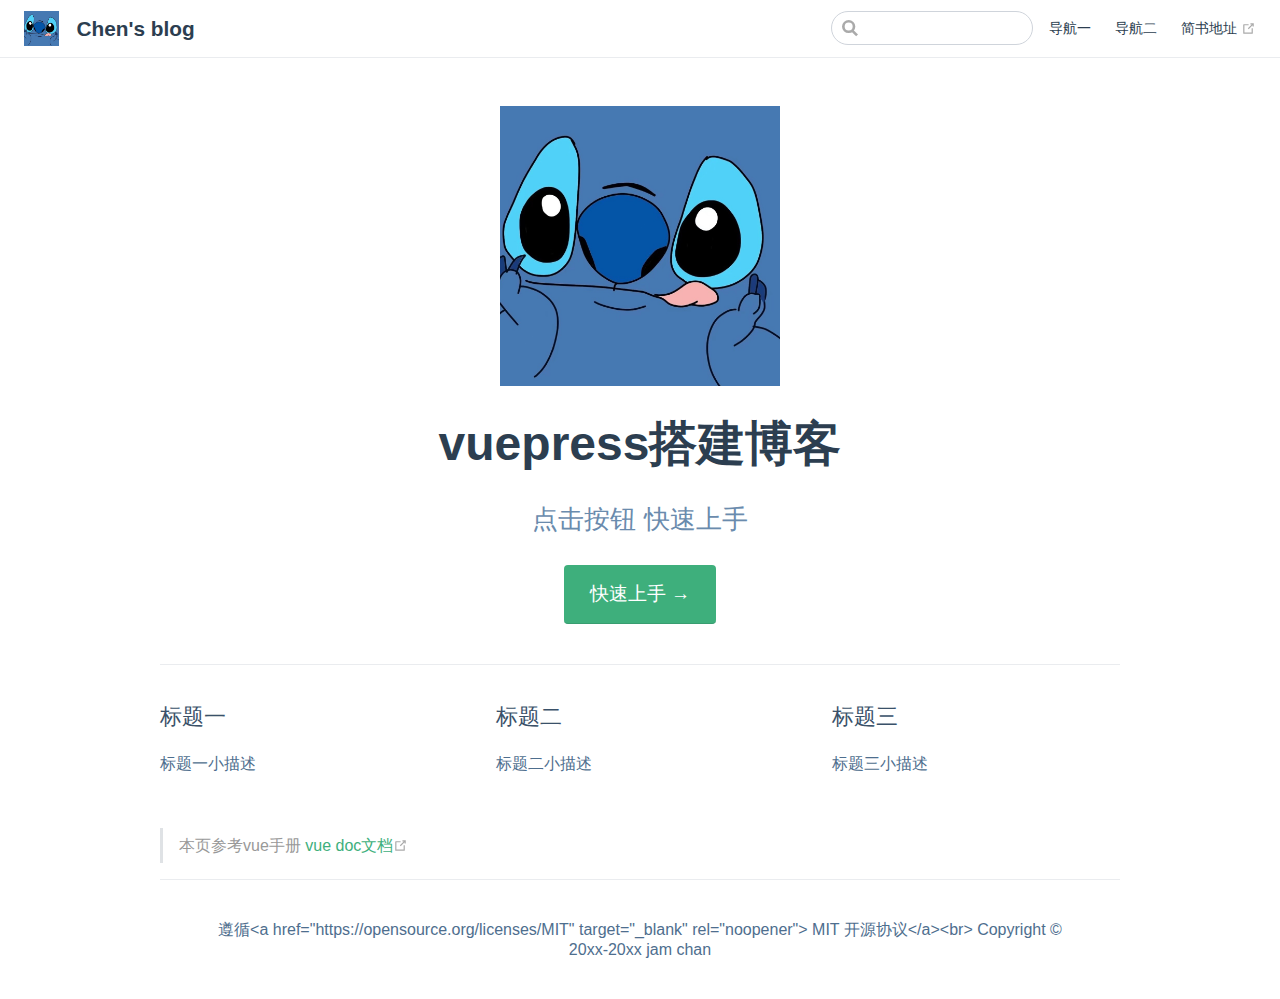
<file: index.html>
<!DOCTYPE html>
<html lang="en-US">
  <head>
    <meta charset="utf-8">
    <meta name="viewport" content="width=device-width,initial-scale=1">
    <title>Chen&#39;s blog</title>
    <meta name="generator" content="VuePress 1.8.2">
    <link rel="icon" href="/logo.jpg">
    <meta name="description" content="我的个人网站">
    
    <link rel="preload" href="/assets/css/0.styles.e7a6acb4.css" as="style"><link rel="preload" href="/assets/js/app.1bb78e25.js" as="script"><link rel="preload" href="/assets/js/2.7ffbbec6.js" as="script"><link rel="preload" href="/assets/js/7.aef3147f.js" as="script"><link rel="prefetch" href="/assets/js/10.1f7f6e10.js"><link rel="prefetch" href="/assets/js/11.c6e36f8b.js"><link rel="prefetch" href="/assets/js/12.3ca35804.js"><link rel="prefetch" href="/assets/js/13.476d4fec.js"><link rel="prefetch" href="/assets/js/14.3b2944ac.js"><link rel="prefetch" href="/assets/js/15.13864e8e.js"><link rel="prefetch" href="/assets/js/3.ffdd106e.js"><link rel="prefetch" href="/assets/js/4.ea356691.js"><link rel="prefetch" href="/assets/js/5.07d3ed2d.js"><link rel="prefetch" href="/assets/js/6.d8d28209.js"><link rel="prefetch" href="/assets/js/8.ac0c699b.js"><link rel="prefetch" href="/assets/js/9.e86f8fed.js">
    <link rel="stylesheet" href="/assets/css/0.styles.e7a6acb4.css">
  </head>
  <body>
    <div id="app" data-server-rendered="true"><div class="theme-container no-sidebar"><header class="navbar"><div class="sidebar-button"><svg xmlns="http://www.w3.org/2000/svg" aria-hidden="true" role="img" viewBox="0 0 448 512" class="icon"><path fill="currentColor" d="M436 124H12c-6.627 0-12-5.373-12-12V80c0-6.627 5.373-12 12-12h424c6.627 0 12 5.373 12 12v32c0 6.627-5.373 12-12 12zm0 160H12c-6.627 0-12-5.373-12-12v-32c0-6.627 5.373-12 12-12h424c6.627 0 12 5.373 12 12v32c0 6.627-5.373 12-12 12zm0 160H12c-6.627 0-12-5.373-12-12v-32c0-6.627 5.373-12 12-12h424c6.627 0 12 5.373 12 12v32c0 6.627-5.373 12-12 12z"></path></svg></div> <a href="/" aria-current="page" class="home-link router-link-exact-active router-link-active"><img src="/logo.JPG" alt="Chen's blog" class="logo"> <span class="site-name can-hide">Chen's blog</span></a> <div class="links"><div class="search-box"><input aria-label="Search" autocomplete="off" spellcheck="false" value=""> <!----></div> <nav class="nav-links can-hide"><div class="nav-item"><a href="/route-one/" class="nav-link">
  导航一
</a></div><div class="nav-item"><a href="/route-two/" class="nav-link">
  导航二
</a></div><div class="nav-item"><a href="https://www.jianshu.com/u/35a394141c39" target="_blank" rel="noopener noreferrer" class="nav-link external">
  简书地址
  <span><svg xmlns="http://www.w3.org/2000/svg" aria-hidden="true" focusable="false" x="0px" y="0px" viewBox="0 0 100 100" width="15" height="15" class="icon outbound"><path fill="currentColor" d="M18.8,85.1h56l0,0c2.2,0,4-1.8,4-4v-32h-8v28h-48v-48h28v-8h-32l0,0c-2.2,0-4,1.8-4,4v56C14.8,83.3,16.6,85.1,18.8,85.1z"></path> <polygon fill="currentColor" points="45.7,48.7 51.3,54.3 77.2,28.5 77.2,37.2 85.2,37.2 85.2,14.9 62.8,14.9 62.8,22.9 71.5,22.9"></polygon></svg> <span class="sr-only">(opens new window)</span></span></a></div> <!----></nav></div></header> <div class="sidebar-mask"></div> <aside class="sidebar"><nav class="nav-links"><div class="nav-item"><a href="/route-one/" class="nav-link">
  导航一
</a></div><div class="nav-item"><a href="/route-two/" class="nav-link">
  导航二
</a></div><div class="nav-item"><a href="https://www.jianshu.com/u/35a394141c39" target="_blank" rel="noopener noreferrer" class="nav-link external">
  简书地址
  <span><svg xmlns="http://www.w3.org/2000/svg" aria-hidden="true" focusable="false" x="0px" y="0px" viewBox="0 0 100 100" width="15" height="15" class="icon outbound"><path fill="currentColor" d="M18.8,85.1h56l0,0c2.2,0,4-1.8,4-4v-32h-8v28h-48v-48h28v-8h-32l0,0c-2.2,0-4,1.8-4,4v56C14.8,83.3,16.6,85.1,18.8,85.1z"></path> <polygon fill="currentColor" points="45.7,48.7 51.3,54.3 77.2,28.5 77.2,37.2 85.2,37.2 85.2,14.9 62.8,14.9 62.8,22.9 71.5,22.9"></polygon></svg> <span class="sr-only">(opens new window)</span></span></a></div> <!----></nav>  <!----> </aside> <main aria-labelledby="main-title" class="home"><header class="hero"><img src="/logo.JPG" alt="hero"> <h1 id="main-title">
      vuepress搭建博客
    </h1> <p class="description">
      点击按钮 快速上手
    </p> <p class="action"><a href="/route-one/" class="nav-link action-button">
  快速上手 →
</a></p></header> <div class="features"><div class="feature"><h2>标题一</h2> <p>标题一小描述</p></div><div class="feature"><h2>标题二</h2> <p>标题二小描述</p></div><div class="feature"><h2>标题三</h2> <p>标题三小描述</p></div></div> <div class="theme-default-content custom content__default"><blockquote><p>本页参考vue手册 <a href="https://github.com/vuejs/docs-next-zh-cn/blob/master/src" target="_blank" rel="noopener noreferrer">vue doc文档<span><svg xmlns="http://www.w3.org/2000/svg" aria-hidden="true" focusable="false" x="0px" y="0px" viewBox="0 0 100 100" width="15" height="15" class="icon outbound"><path fill="currentColor" d="M18.8,85.1h56l0,0c2.2,0,4-1.8,4-4v-32h-8v28h-48v-48h28v-8h-32l0,0c-2.2,0-4,1.8-4,4v56C14.8,83.3,16.6,85.1,18.8,85.1z"></path> <polygon fill="currentColor" points="45.7,48.7 51.3,54.3 77.2,28.5 77.2,37.2 85.2,37.2 85.2,14.9 62.8,14.9 62.8,22.9 71.5,22.9"></polygon></svg> <span class="sr-only">(opens new window)</span></span></a></p></blockquote></div> <div class="footer">
    遵循&lt;a href=&quot;https://opensource.org/licenses/MIT&quot; target=&quot;_blank&quot; rel=&quot;noopener&quot;&gt; MIT 开源协议&lt;/a&gt;&lt;br&gt; Copyright © 20xx-20xx jam chan

  </div></main></div><div class="global-ui"></div></div>
    <script src="/assets/js/app.1bb78e25.js" defer></script><script src="/assets/js/2.7ffbbec6.js" defer></script><script src="/assets/js/7.aef3147f.js" defer></script>
  </body>
</html>
</file>
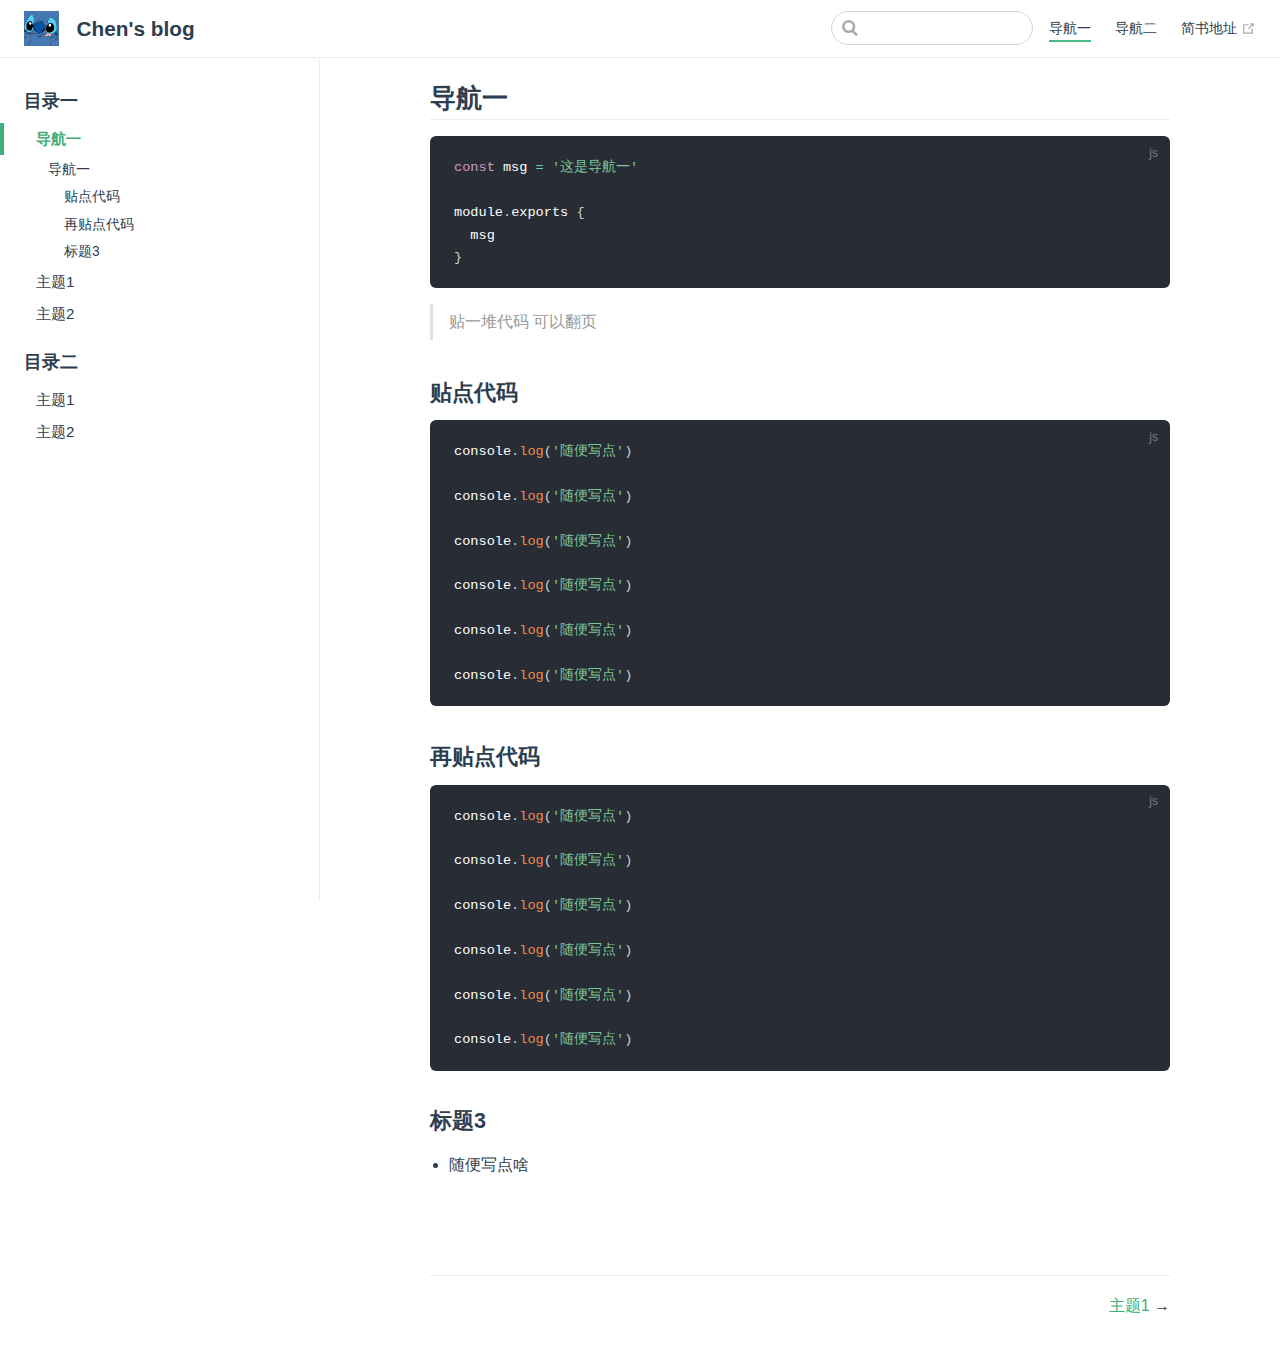
<file: route-one/index.html>
<!DOCTYPE html>
<html lang="en-US">
  <head>
    <meta charset="utf-8">
    <meta name="viewport" content="width=device-width,initial-scale=1">
    <title>导航一 | Chen&#39;s blog</title>
    <meta name="generator" content="VuePress 1.8.2">
    <link rel="icon" href="/logo.jpg">
    <meta name="description" content="我的个人网站">
    
    <link rel="preload" href="/assets/css/0.styles.e7a6acb4.css" as="style"><link rel="preload" href="/assets/js/app.1bb78e25.js" as="script"><link rel="preload" href="/assets/js/2.7ffbbec6.js" as="script"><link rel="preload" href="/assets/js/8.ac0c699b.js" as="script"><link rel="prefetch" href="/assets/js/10.1f7f6e10.js"><link rel="prefetch" href="/assets/js/11.c6e36f8b.js"><link rel="prefetch" href="/assets/js/12.3ca35804.js"><link rel="prefetch" href="/assets/js/13.476d4fec.js"><link rel="prefetch" href="/assets/js/14.3b2944ac.js"><link rel="prefetch" href="/assets/js/15.13864e8e.js"><link rel="prefetch" href="/assets/js/3.ffdd106e.js"><link rel="prefetch" href="/assets/js/4.ea356691.js"><link rel="prefetch" href="/assets/js/5.07d3ed2d.js"><link rel="prefetch" href="/assets/js/6.d8d28209.js"><link rel="prefetch" href="/assets/js/7.aef3147f.js"><link rel="prefetch" href="/assets/js/9.e86f8fed.js">
    <link rel="stylesheet" href="/assets/css/0.styles.e7a6acb4.css">
  </head>
  <body>
    <div id="app" data-server-rendered="true"><div class="theme-container"><header class="navbar"><div class="sidebar-button"><svg xmlns="http://www.w3.org/2000/svg" aria-hidden="true" role="img" viewBox="0 0 448 512" class="icon"><path fill="currentColor" d="M436 124H12c-6.627 0-12-5.373-12-12V80c0-6.627 5.373-12 12-12h424c6.627 0 12 5.373 12 12v32c0 6.627-5.373 12-12 12zm0 160H12c-6.627 0-12-5.373-12-12v-32c0-6.627 5.373-12 12-12h424c6.627 0 12 5.373 12 12v32c0 6.627-5.373 12-12 12zm0 160H12c-6.627 0-12-5.373-12-12v-32c0-6.627 5.373-12 12-12h424c6.627 0 12 5.373 12 12v32c0 6.627-5.373 12-12 12z"></path></svg></div> <a href="/" class="home-link router-link-active"><img src="/logo.JPG" alt="Chen's blog" class="logo"> <span class="site-name can-hide">Chen's blog</span></a> <div class="links"><div class="search-box"><input aria-label="Search" autocomplete="off" spellcheck="false" value=""> <!----></div> <nav class="nav-links can-hide"><div class="nav-item"><a href="/route-one/" aria-current="page" class="nav-link router-link-exact-active router-link-active">
  导航一
</a></div><div class="nav-item"><a href="/route-two/" class="nav-link">
  导航二
</a></div><div class="nav-item"><a href="https://www.jianshu.com/u/35a394141c39" target="_blank" rel="noopener noreferrer" class="nav-link external">
  简书地址
  <span><svg xmlns="http://www.w3.org/2000/svg" aria-hidden="true" focusable="false" x="0px" y="0px" viewBox="0 0 100 100" width="15" height="15" class="icon outbound"><path fill="currentColor" d="M18.8,85.1h56l0,0c2.2,0,4-1.8,4-4v-32h-8v28h-48v-48h28v-8h-32l0,0c-2.2,0-4,1.8-4,4v56C14.8,83.3,16.6,85.1,18.8,85.1z"></path> <polygon fill="currentColor" points="45.7,48.7 51.3,54.3 77.2,28.5 77.2,37.2 85.2,37.2 85.2,14.9 62.8,14.9 62.8,22.9 71.5,22.9"></polygon></svg> <span class="sr-only">(opens new window)</span></span></a></div> <!----></nav></div></header> <div class="sidebar-mask"></div> <aside class="sidebar"><nav class="nav-links"><div class="nav-item"><a href="/route-one/" aria-current="page" class="nav-link router-link-exact-active router-link-active">
  导航一
</a></div><div class="nav-item"><a href="/route-two/" class="nav-link">
  导航二
</a></div><div class="nav-item"><a href="https://www.jianshu.com/u/35a394141c39" target="_blank" rel="noopener noreferrer" class="nav-link external">
  简书地址
  <span><svg xmlns="http://www.w3.org/2000/svg" aria-hidden="true" focusable="false" x="0px" y="0px" viewBox="0 0 100 100" width="15" height="15" class="icon outbound"><path fill="currentColor" d="M18.8,85.1h56l0,0c2.2,0,4-1.8,4-4v-32h-8v28h-48v-48h28v-8h-32l0,0c-2.2,0-4,1.8-4,4v56C14.8,83.3,16.6,85.1,18.8,85.1z"></path> <polygon fill="currentColor" points="45.7,48.7 51.3,54.3 77.2,28.5 77.2,37.2 85.2,37.2 85.2,14.9 62.8,14.9 62.8,22.9 71.5,22.9"></polygon></svg> <span class="sr-only">(opens new window)</span></span></a></div> <!----></nav>  <ul class="sidebar-links"><li><section class="sidebar-group depth-0"><p class="sidebar-heading open"><span>目录一</span> <!----></p> <ul class="sidebar-links sidebar-group-items"><li><a href="/route-one/" aria-current="page" class="active sidebar-link">导航一</a><ul class="sidebar-sub-headers"><li class="sidebar-sub-header"><a href="/route-one/#导航一" class="sidebar-link">导航一</a><ul class="sidebar-sub-headers"><li class="sidebar-sub-header"><a href="/route-one/#贴点代码" class="sidebar-link">贴点代码</a></li><li class="sidebar-sub-header"><a href="/route-one/#再贴点代码" class="sidebar-link">再贴点代码</a></li><li class="sidebar-sub-header"><a href="/route-one/#标题3" class="sidebar-link">标题3</a></li></ul></li></ul></li><li><a href="/route-one/readme1.html" class="sidebar-link">主题1</a></li><li><a href="/route-one/readme2.html" class="sidebar-link">主题2</a></li></ul></section></li><li><section class="sidebar-group depth-0"><p class="sidebar-heading"><span>目录二</span> <!----></p> <ul class="sidebar-links sidebar-group-items"><li><a href="/route-one/readme3.html" class="sidebar-link">主题1</a></li><li><a href="/route-one/readme4.html" class="sidebar-link">主题2</a></li></ul></section></li></ul> </aside> <main class="page"> <div class="theme-default-content content__default"><h2 id="导航一"><a href="#导航一" class="header-anchor">#</a> 导航一</h2> <div class="language-js extra-class"><pre class="language-js"><code><span class="token keyword">const</span> msg <span class="token operator">=</span> <span class="token string">'这是导航一'</span>

module<span class="token punctuation">.</span>exports <span class="token punctuation">{</span>
  msg
<span class="token punctuation">}</span>
</code></pre></div><blockquote><p>贴一堆代码 可以翻页</p></blockquote> <h3 id="贴点代码"><a href="#贴点代码" class="header-anchor">#</a> 贴点代码</h3> <div class="language-js extra-class"><pre class="language-js"><code>console<span class="token punctuation">.</span><span class="token function">log</span><span class="token punctuation">(</span><span class="token string">'随便写点'</span><span class="token punctuation">)</span>

console<span class="token punctuation">.</span><span class="token function">log</span><span class="token punctuation">(</span><span class="token string">'随便写点'</span><span class="token punctuation">)</span>

console<span class="token punctuation">.</span><span class="token function">log</span><span class="token punctuation">(</span><span class="token string">'随便写点'</span><span class="token punctuation">)</span>

console<span class="token punctuation">.</span><span class="token function">log</span><span class="token punctuation">(</span><span class="token string">'随便写点'</span><span class="token punctuation">)</span>

console<span class="token punctuation">.</span><span class="token function">log</span><span class="token punctuation">(</span><span class="token string">'随便写点'</span><span class="token punctuation">)</span>

console<span class="token punctuation">.</span><span class="token function">log</span><span class="token punctuation">(</span><span class="token string">'随便写点'</span><span class="token punctuation">)</span>
</code></pre></div><h3 id="再贴点代码"><a href="#再贴点代码" class="header-anchor">#</a> 再贴点代码</h3> <div class="language-js extra-class"><pre class="language-js"><code>console<span class="token punctuation">.</span><span class="token function">log</span><span class="token punctuation">(</span><span class="token string">'随便写点'</span><span class="token punctuation">)</span>

console<span class="token punctuation">.</span><span class="token function">log</span><span class="token punctuation">(</span><span class="token string">'随便写点'</span><span class="token punctuation">)</span>

console<span class="token punctuation">.</span><span class="token function">log</span><span class="token punctuation">(</span><span class="token string">'随便写点'</span><span class="token punctuation">)</span>

console<span class="token punctuation">.</span><span class="token function">log</span><span class="token punctuation">(</span><span class="token string">'随便写点'</span><span class="token punctuation">)</span>

console<span class="token punctuation">.</span><span class="token function">log</span><span class="token punctuation">(</span><span class="token string">'随便写点'</span><span class="token punctuation">)</span>

console<span class="token punctuation">.</span><span class="token function">log</span><span class="token punctuation">(</span><span class="token string">'随便写点'</span><span class="token punctuation">)</span>
</code></pre></div><h3 id="标题3"><a href="#标题3" class="header-anchor">#</a> 标题3</h3> <ul><li>随便写点啥</li></ul></div> <footer class="page-edit"><!----> <!----></footer> <div class="page-nav"><p class="inner"><!----> <span class="next"><a href="/route-one/readme1.html">
        主题1
      </a>
      →
    </span></p></div> </main></div><div class="global-ui"></div></div>
    <script src="/assets/js/app.1bb78e25.js" defer></script><script src="/assets/js/2.7ffbbec6.js" defer></script><script src="/assets/js/8.ac0c699b.js" defer></script>
  </body>
</html>
</file>
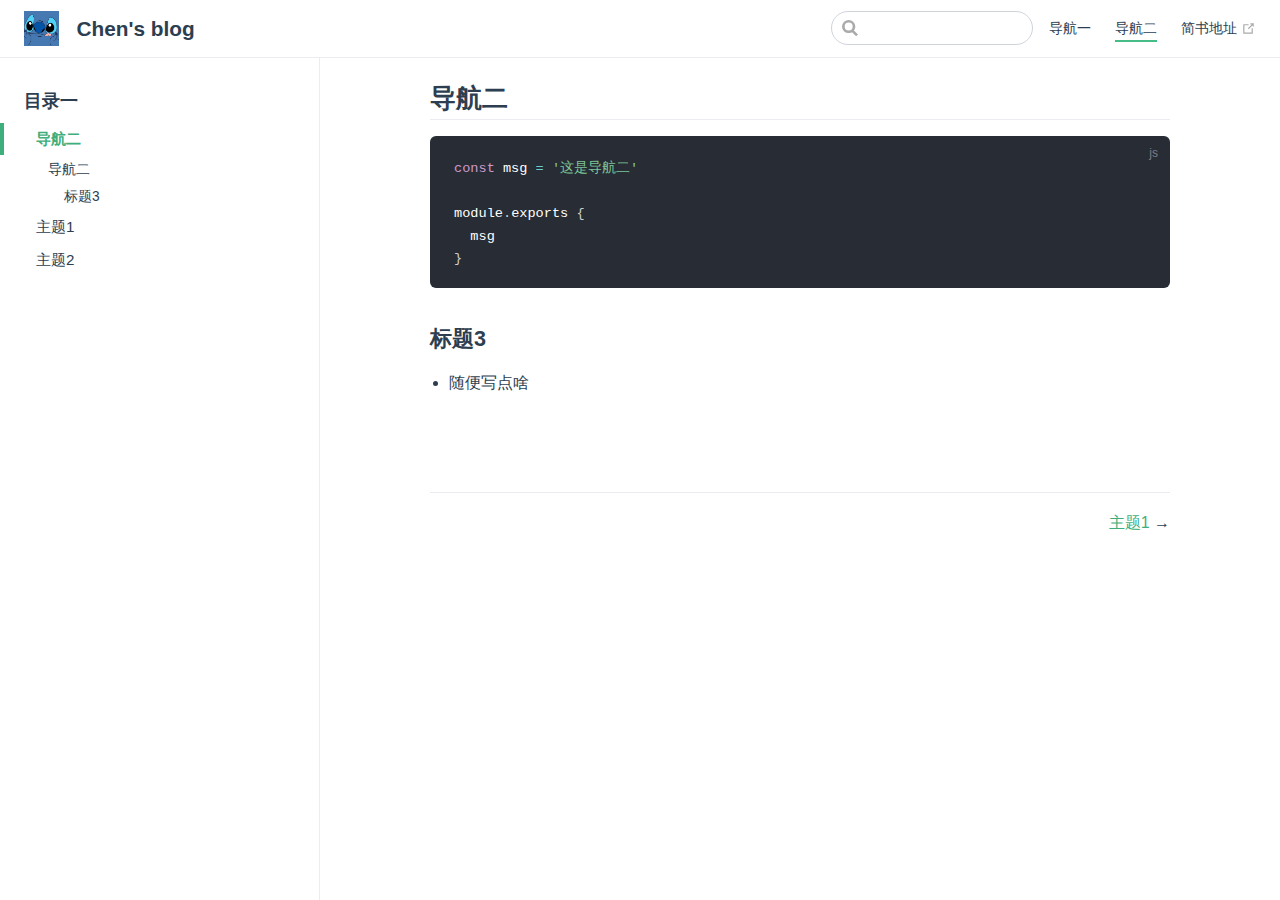
<file: route-two/index.html>
<!DOCTYPE html>
<html lang="en-US">
  <head>
    <meta charset="utf-8">
    <meta name="viewport" content="width=device-width,initial-scale=1">
    <title>导航二 | Chen&#39;s blog</title>
    <meta name="generator" content="VuePress 1.8.2">
    <link rel="icon" href="/logo.jpg">
    <meta name="description" content="我的个人网站">
    
    <link rel="preload" href="/assets/css/0.styles.e7a6acb4.css" as="style"><link rel="preload" href="/assets/js/app.1bb78e25.js" as="script"><link rel="preload" href="/assets/js/2.7ffbbec6.js" as="script"><link rel="preload" href="/assets/js/13.476d4fec.js" as="script"><link rel="prefetch" href="/assets/js/10.1f7f6e10.js"><link rel="prefetch" href="/assets/js/11.c6e36f8b.js"><link rel="prefetch" href="/assets/js/12.3ca35804.js"><link rel="prefetch" href="/assets/js/14.3b2944ac.js"><link rel="prefetch" href="/assets/js/15.13864e8e.js"><link rel="prefetch" href="/assets/js/3.ffdd106e.js"><link rel="prefetch" href="/assets/js/4.ea356691.js"><link rel="prefetch" href="/assets/js/5.07d3ed2d.js"><link rel="prefetch" href="/assets/js/6.d8d28209.js"><link rel="prefetch" href="/assets/js/7.aef3147f.js"><link rel="prefetch" href="/assets/js/8.ac0c699b.js"><link rel="prefetch" href="/assets/js/9.e86f8fed.js">
    <link rel="stylesheet" href="/assets/css/0.styles.e7a6acb4.css">
  </head>
  <body>
    <div id="app" data-server-rendered="true"><div class="theme-container"><header class="navbar"><div class="sidebar-button"><svg xmlns="http://www.w3.org/2000/svg" aria-hidden="true" role="img" viewBox="0 0 448 512" class="icon"><path fill="currentColor" d="M436 124H12c-6.627 0-12-5.373-12-12V80c0-6.627 5.373-12 12-12h424c6.627 0 12 5.373 12 12v32c0 6.627-5.373 12-12 12zm0 160H12c-6.627 0-12-5.373-12-12v-32c0-6.627 5.373-12 12-12h424c6.627 0 12 5.373 12 12v32c0 6.627-5.373 12-12 12zm0 160H12c-6.627 0-12-5.373-12-12v-32c0-6.627 5.373-12 12-12h424c6.627 0 12 5.373 12 12v32c0 6.627-5.373 12-12 12z"></path></svg></div> <a href="/" class="home-link router-link-active"><img src="/logo.JPG" alt="Chen's blog" class="logo"> <span class="site-name can-hide">Chen's blog</span></a> <div class="links"><div class="search-box"><input aria-label="Search" autocomplete="off" spellcheck="false" value=""> <!----></div> <nav class="nav-links can-hide"><div class="nav-item"><a href="/route-one/" class="nav-link">
  导航一
</a></div><div class="nav-item"><a href="/route-two/" aria-current="page" class="nav-link router-link-exact-active router-link-active">
  导航二
</a></div><div class="nav-item"><a href="https://www.jianshu.com/u/35a394141c39" target="_blank" rel="noopener noreferrer" class="nav-link external">
  简书地址
  <span><svg xmlns="http://www.w3.org/2000/svg" aria-hidden="true" focusable="false" x="0px" y="0px" viewBox="0 0 100 100" width="15" height="15" class="icon outbound"><path fill="currentColor" d="M18.8,85.1h56l0,0c2.2,0,4-1.8,4-4v-32h-8v28h-48v-48h28v-8h-32l0,0c-2.2,0-4,1.8-4,4v56C14.8,83.3,16.6,85.1,18.8,85.1z"></path> <polygon fill="currentColor" points="45.7,48.7 51.3,54.3 77.2,28.5 77.2,37.2 85.2,37.2 85.2,14.9 62.8,14.9 62.8,22.9 71.5,22.9"></polygon></svg> <span class="sr-only">(opens new window)</span></span></a></div> <!----></nav></div></header> <div class="sidebar-mask"></div> <aside class="sidebar"><nav class="nav-links"><div class="nav-item"><a href="/route-one/" class="nav-link">
  导航一
</a></div><div class="nav-item"><a href="/route-two/" aria-current="page" class="nav-link router-link-exact-active router-link-active">
  导航二
</a></div><div class="nav-item"><a href="https://www.jianshu.com/u/35a394141c39" target="_blank" rel="noopener noreferrer" class="nav-link external">
  简书地址
  <span><svg xmlns="http://www.w3.org/2000/svg" aria-hidden="true" focusable="false" x="0px" y="0px" viewBox="0 0 100 100" width="15" height="15" class="icon outbound"><path fill="currentColor" d="M18.8,85.1h56l0,0c2.2,0,4-1.8,4-4v-32h-8v28h-48v-48h28v-8h-32l0,0c-2.2,0-4,1.8-4,4v56C14.8,83.3,16.6,85.1,18.8,85.1z"></path> <polygon fill="currentColor" points="45.7,48.7 51.3,54.3 77.2,28.5 77.2,37.2 85.2,37.2 85.2,14.9 62.8,14.9 62.8,22.9 71.5,22.9"></polygon></svg> <span class="sr-only">(opens new window)</span></span></a></div> <!----></nav>  <ul class="sidebar-links"><li><section class="sidebar-group depth-0"><p class="sidebar-heading open"><span>目录一</span> <!----></p> <ul class="sidebar-links sidebar-group-items"><li><a href="/route-two/" aria-current="page" class="active sidebar-link">导航二</a><ul class="sidebar-sub-headers"><li class="sidebar-sub-header"><a href="/route-two/#导航二" class="sidebar-link">导航二</a><ul class="sidebar-sub-headers"><li class="sidebar-sub-header"><a href="/route-two/#标题3" class="sidebar-link">标题3</a></li></ul></li></ul></li><li><a href="/route-two/readme1.html" class="sidebar-link">主题1</a></li><li><a href="/route-two/readme2.html" class="sidebar-link">主题2</a></li></ul></section></li></ul> </aside> <main class="page"> <div class="theme-default-content content__default"><h2 id="导航二"><a href="#导航二" class="header-anchor">#</a> 导航二</h2> <div class="language-js extra-class"><pre class="language-js"><code><span class="token keyword">const</span> msg <span class="token operator">=</span> <span class="token string">'这是导航二'</span>

module<span class="token punctuation">.</span>exports <span class="token punctuation">{</span>
  msg
<span class="token punctuation">}</span>
</code></pre></div><h3 id="标题3"><a href="#标题3" class="header-anchor">#</a> 标题3</h3> <ul><li>随便写点啥</li></ul></div> <footer class="page-edit"><!----> <!----></footer> <div class="page-nav"><p class="inner"><!----> <span class="next"><a href="/route-two/readme1.html">
        主题1
      </a>
      →
    </span></p></div> </main></div><div class="global-ui"></div></div>
    <script src="/assets/js/app.1bb78e25.js" defer></script><script src="/assets/js/2.7ffbbec6.js" defer></script><script src="/assets/js/13.476d4fec.js" defer></script>
  </body>
</html>
</file>
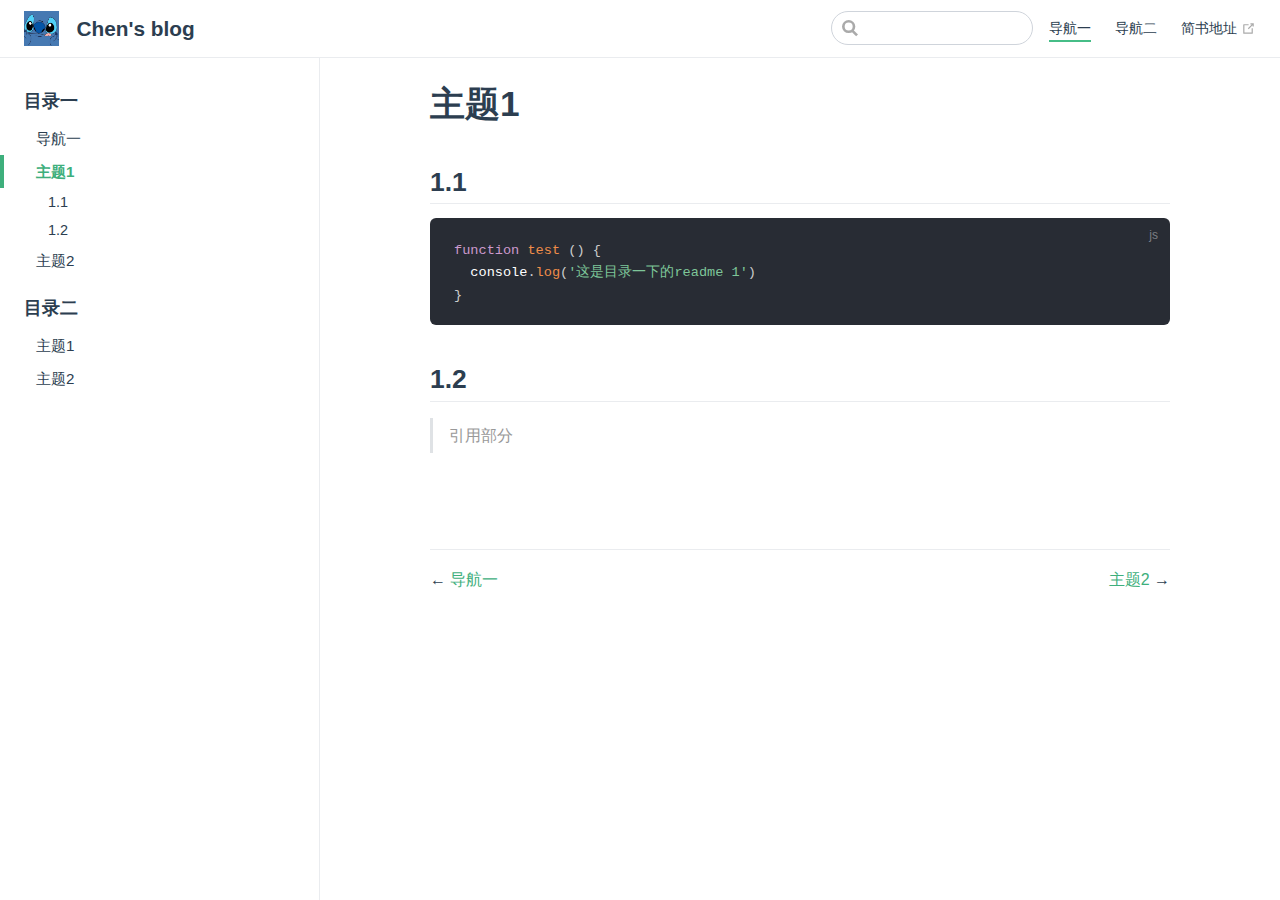
<file: route-one/readme1.html>
<!DOCTYPE html>
<html lang="en-US">
  <head>
    <meta charset="utf-8">
    <meta name="viewport" content="width=device-width,initial-scale=1">
    <title>主题1 | Chen&#39;s blog</title>
    <meta name="generator" content="VuePress 1.8.2">
    <link rel="icon" href="/logo.jpg">
    <meta name="description" content="我的个人网站">
    
    <link rel="preload" href="/assets/css/0.styles.e7a6acb4.css" as="style"><link rel="preload" href="/assets/js/app.1bb78e25.js" as="script"><link rel="preload" href="/assets/js/2.7ffbbec6.js" as="script"><link rel="preload" href="/assets/js/9.e86f8fed.js" as="script"><link rel="prefetch" href="/assets/js/10.1f7f6e10.js"><link rel="prefetch" href="/assets/js/11.c6e36f8b.js"><link rel="prefetch" href="/assets/js/12.3ca35804.js"><link rel="prefetch" href="/assets/js/13.476d4fec.js"><link rel="prefetch" href="/assets/js/14.3b2944ac.js"><link rel="prefetch" href="/assets/js/15.13864e8e.js"><link rel="prefetch" href="/assets/js/3.ffdd106e.js"><link rel="prefetch" href="/assets/js/4.ea356691.js"><link rel="prefetch" href="/assets/js/5.07d3ed2d.js"><link rel="prefetch" href="/assets/js/6.d8d28209.js"><link rel="prefetch" href="/assets/js/7.aef3147f.js"><link rel="prefetch" href="/assets/js/8.ac0c699b.js">
    <link rel="stylesheet" href="/assets/css/0.styles.e7a6acb4.css">
  </head>
  <body>
    <div id="app" data-server-rendered="true"><div class="theme-container"><header class="navbar"><div class="sidebar-button"><svg xmlns="http://www.w3.org/2000/svg" aria-hidden="true" role="img" viewBox="0 0 448 512" class="icon"><path fill="currentColor" d="M436 124H12c-6.627 0-12-5.373-12-12V80c0-6.627 5.373-12 12-12h424c6.627 0 12 5.373 12 12v32c0 6.627-5.373 12-12 12zm0 160H12c-6.627 0-12-5.373-12-12v-32c0-6.627 5.373-12 12-12h424c6.627 0 12 5.373 12 12v32c0 6.627-5.373 12-12 12zm0 160H12c-6.627 0-12-5.373-12-12v-32c0-6.627 5.373-12 12-12h424c6.627 0 12 5.373 12 12v32c0 6.627-5.373 12-12 12z"></path></svg></div> <a href="/" class="home-link router-link-active"><img src="/logo.JPG" alt="Chen's blog" class="logo"> <span class="site-name can-hide">Chen's blog</span></a> <div class="links"><div class="search-box"><input aria-label="Search" autocomplete="off" spellcheck="false" value=""> <!----></div> <nav class="nav-links can-hide"><div class="nav-item"><a href="/route-one/" class="nav-link router-link-active">
  导航一
</a></div><div class="nav-item"><a href="/route-two/" class="nav-link">
  导航二
</a></div><div class="nav-item"><a href="https://www.jianshu.com/u/35a394141c39" target="_blank" rel="noopener noreferrer" class="nav-link external">
  简书地址
  <span><svg xmlns="http://www.w3.org/2000/svg" aria-hidden="true" focusable="false" x="0px" y="0px" viewBox="0 0 100 100" width="15" height="15" class="icon outbound"><path fill="currentColor" d="M18.8,85.1h56l0,0c2.2,0,4-1.8,4-4v-32h-8v28h-48v-48h28v-8h-32l0,0c-2.2,0-4,1.8-4,4v56C14.8,83.3,16.6,85.1,18.8,85.1z"></path> <polygon fill="currentColor" points="45.7,48.7 51.3,54.3 77.2,28.5 77.2,37.2 85.2,37.2 85.2,14.9 62.8,14.9 62.8,22.9 71.5,22.9"></polygon></svg> <span class="sr-only">(opens new window)</span></span></a></div> <!----></nav></div></header> <div class="sidebar-mask"></div> <aside class="sidebar"><nav class="nav-links"><div class="nav-item"><a href="/route-one/" class="nav-link router-link-active">
  导航一
</a></div><div class="nav-item"><a href="/route-two/" class="nav-link">
  导航二
</a></div><div class="nav-item"><a href="https://www.jianshu.com/u/35a394141c39" target="_blank" rel="noopener noreferrer" class="nav-link external">
  简书地址
  <span><svg xmlns="http://www.w3.org/2000/svg" aria-hidden="true" focusable="false" x="0px" y="0px" viewBox="0 0 100 100" width="15" height="15" class="icon outbound"><path fill="currentColor" d="M18.8,85.1h56l0,0c2.2,0,4-1.8,4-4v-32h-8v28h-48v-48h28v-8h-32l0,0c-2.2,0-4,1.8-4,4v56C14.8,83.3,16.6,85.1,18.8,85.1z"></path> <polygon fill="currentColor" points="45.7,48.7 51.3,54.3 77.2,28.5 77.2,37.2 85.2,37.2 85.2,14.9 62.8,14.9 62.8,22.9 71.5,22.9"></polygon></svg> <span class="sr-only">(opens new window)</span></span></a></div> <!----></nav>  <ul class="sidebar-links"><li><section class="sidebar-group depth-0"><p class="sidebar-heading open"><span>目录一</span> <!----></p> <ul class="sidebar-links sidebar-group-items"><li><a href="/route-one/" aria-current="page" class="sidebar-link">导航一</a></li><li><a href="/route-one/readme1.html" aria-current="page" class="active sidebar-link">主题1</a><ul class="sidebar-sub-headers"><li class="sidebar-sub-header"><a href="/route-one/readme1.html#_1-1" class="sidebar-link">1.1</a></li><li class="sidebar-sub-header"><a href="/route-one/readme1.html#_1-2" class="sidebar-link">1.2</a></li></ul></li><li><a href="/route-one/readme2.html" class="sidebar-link">主题2</a></li></ul></section></li><li><section class="sidebar-group depth-0"><p class="sidebar-heading"><span>目录二</span> <!----></p> <ul class="sidebar-links sidebar-group-items"><li><a href="/route-one/readme3.html" class="sidebar-link">主题1</a></li><li><a href="/route-one/readme4.html" class="sidebar-link">主题2</a></li></ul></section></li></ul> </aside> <main class="page"> <div class="theme-default-content content__default"><h1 id="主题1"><a href="#主题1" class="header-anchor">#</a> 主题1</h1> <h2 id="_1-1"><a href="#_1-1" class="header-anchor">#</a> 1.1</h2> <div class="language-js extra-class"><pre class="language-js"><code><span class="token keyword">function</span> <span class="token function">test</span> <span class="token punctuation">(</span><span class="token punctuation">)</span> <span class="token punctuation">{</span>
  console<span class="token punctuation">.</span><span class="token function">log</span><span class="token punctuation">(</span><span class="token string">'这是目录一下的readme 1'</span><span class="token punctuation">)</span>
<span class="token punctuation">}</span>
</code></pre></div><h2 id="_1-2"><a href="#_1-2" class="header-anchor">#</a> 1.2</h2> <blockquote><p>引用部分</p></blockquote></div> <footer class="page-edit"><!----> <!----></footer> <div class="page-nav"><p class="inner"><span class="prev">
      ←
      <a href="/route-one/" class="prev router-link-active">
        导航一
      </a></span> <span class="next"><a href="/route-one/readme2.html">
        主题2
      </a>
      →
    </span></p></div> </main></div><div class="global-ui"></div></div>
    <script src="/assets/js/app.1bb78e25.js" defer></script><script src="/assets/js/2.7ffbbec6.js" defer></script><script src="/assets/js/9.e86f8fed.js" defer></script>
  </body>
</html>
</file>
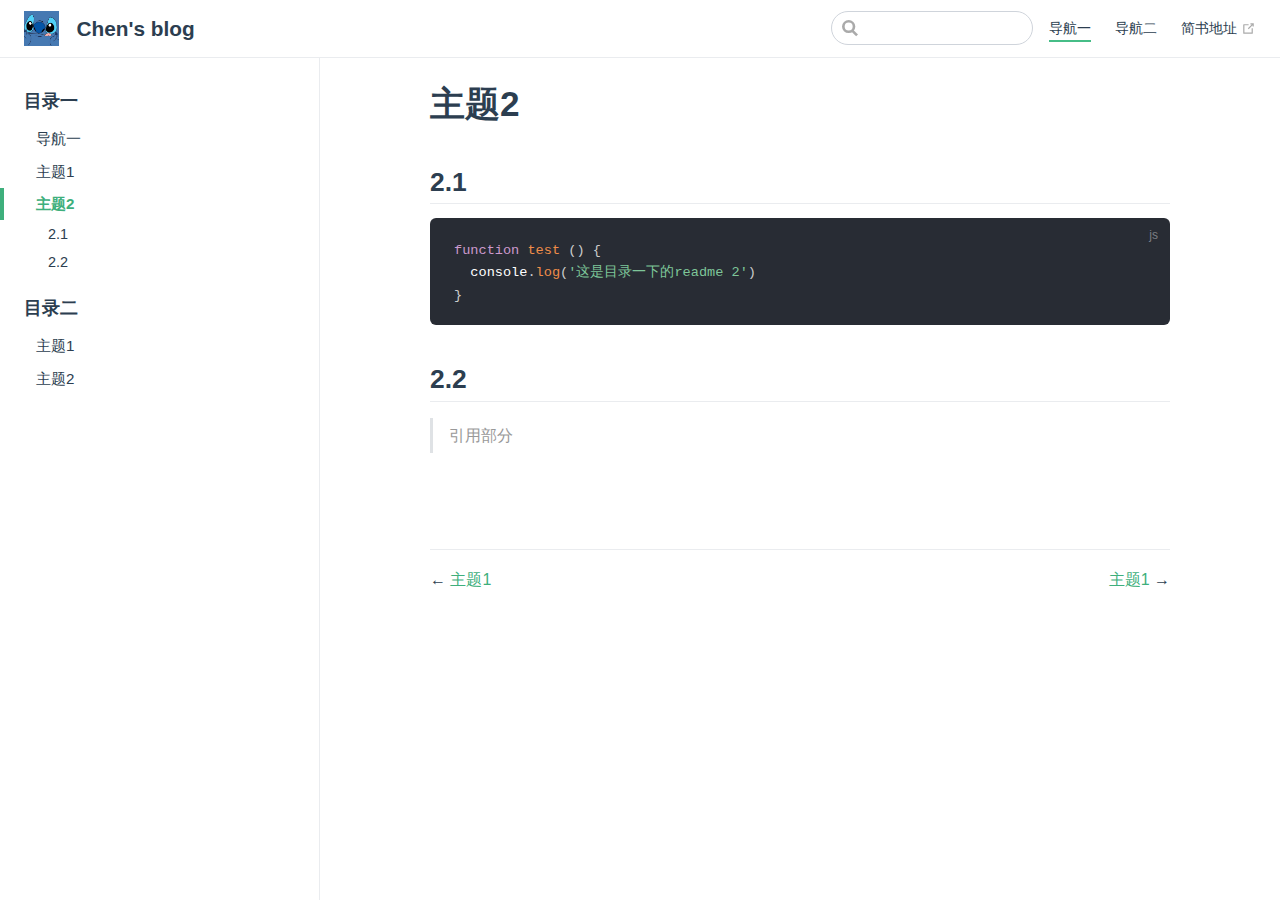
<file: route-one/readme2.html>
<!DOCTYPE html>
<html lang="en-US">
  <head>
    <meta charset="utf-8">
    <meta name="viewport" content="width=device-width,initial-scale=1">
    <title>主题2 | Chen&#39;s blog</title>
    <meta name="generator" content="VuePress 1.8.2">
    <link rel="icon" href="/logo.jpg">
    <meta name="description" content="我的个人网站">
    
    <link rel="preload" href="/assets/css/0.styles.e7a6acb4.css" as="style"><link rel="preload" href="/assets/js/app.1bb78e25.js" as="script"><link rel="preload" href="/assets/js/2.7ffbbec6.js" as="script"><link rel="preload" href="/assets/js/10.1f7f6e10.js" as="script"><link rel="prefetch" href="/assets/js/11.c6e36f8b.js"><link rel="prefetch" href="/assets/js/12.3ca35804.js"><link rel="prefetch" href="/assets/js/13.476d4fec.js"><link rel="prefetch" href="/assets/js/14.3b2944ac.js"><link rel="prefetch" href="/assets/js/15.13864e8e.js"><link rel="prefetch" href="/assets/js/3.ffdd106e.js"><link rel="prefetch" href="/assets/js/4.ea356691.js"><link rel="prefetch" href="/assets/js/5.07d3ed2d.js"><link rel="prefetch" href="/assets/js/6.d8d28209.js"><link rel="prefetch" href="/assets/js/7.aef3147f.js"><link rel="prefetch" href="/assets/js/8.ac0c699b.js"><link rel="prefetch" href="/assets/js/9.e86f8fed.js">
    <link rel="stylesheet" href="/assets/css/0.styles.e7a6acb4.css">
  </head>
  <body>
    <div id="app" data-server-rendered="true"><div class="theme-container"><header class="navbar"><div class="sidebar-button"><svg xmlns="http://www.w3.org/2000/svg" aria-hidden="true" role="img" viewBox="0 0 448 512" class="icon"><path fill="currentColor" d="M436 124H12c-6.627 0-12-5.373-12-12V80c0-6.627 5.373-12 12-12h424c6.627 0 12 5.373 12 12v32c0 6.627-5.373 12-12 12zm0 160H12c-6.627 0-12-5.373-12-12v-32c0-6.627 5.373-12 12-12h424c6.627 0 12 5.373 12 12v32c0 6.627-5.373 12-12 12zm0 160H12c-6.627 0-12-5.373-12-12v-32c0-6.627 5.373-12 12-12h424c6.627 0 12 5.373 12 12v32c0 6.627-5.373 12-12 12z"></path></svg></div> <a href="/" class="home-link router-link-active"><img src="/logo.JPG" alt="Chen's blog" class="logo"> <span class="site-name can-hide">Chen's blog</span></a> <div class="links"><div class="search-box"><input aria-label="Search" autocomplete="off" spellcheck="false" value=""> <!----></div> <nav class="nav-links can-hide"><div class="nav-item"><a href="/route-one/" class="nav-link router-link-active">
  导航一
</a></div><div class="nav-item"><a href="/route-two/" class="nav-link">
  导航二
</a></div><div class="nav-item"><a href="https://www.jianshu.com/u/35a394141c39" target="_blank" rel="noopener noreferrer" class="nav-link external">
  简书地址
  <span><svg xmlns="http://www.w3.org/2000/svg" aria-hidden="true" focusable="false" x="0px" y="0px" viewBox="0 0 100 100" width="15" height="15" class="icon outbound"><path fill="currentColor" d="M18.8,85.1h56l0,0c2.2,0,4-1.8,4-4v-32h-8v28h-48v-48h28v-8h-32l0,0c-2.2,0-4,1.8-4,4v56C14.8,83.3,16.6,85.1,18.8,85.1z"></path> <polygon fill="currentColor" points="45.7,48.7 51.3,54.3 77.2,28.5 77.2,37.2 85.2,37.2 85.2,14.9 62.8,14.9 62.8,22.9 71.5,22.9"></polygon></svg> <span class="sr-only">(opens new window)</span></span></a></div> <!----></nav></div></header> <div class="sidebar-mask"></div> <aside class="sidebar"><nav class="nav-links"><div class="nav-item"><a href="/route-one/" class="nav-link router-link-active">
  导航一
</a></div><div class="nav-item"><a href="/route-two/" class="nav-link">
  导航二
</a></div><div class="nav-item"><a href="https://www.jianshu.com/u/35a394141c39" target="_blank" rel="noopener noreferrer" class="nav-link external">
  简书地址
  <span><svg xmlns="http://www.w3.org/2000/svg" aria-hidden="true" focusable="false" x="0px" y="0px" viewBox="0 0 100 100" width="15" height="15" class="icon outbound"><path fill="currentColor" d="M18.8,85.1h56l0,0c2.2,0,4-1.8,4-4v-32h-8v28h-48v-48h28v-8h-32l0,0c-2.2,0-4,1.8-4,4v56C14.8,83.3,16.6,85.1,18.8,85.1z"></path> <polygon fill="currentColor" points="45.7,48.7 51.3,54.3 77.2,28.5 77.2,37.2 85.2,37.2 85.2,14.9 62.8,14.9 62.8,22.9 71.5,22.9"></polygon></svg> <span class="sr-only">(opens new window)</span></span></a></div> <!----></nav>  <ul class="sidebar-links"><li><section class="sidebar-group depth-0"><p class="sidebar-heading open"><span>目录一</span> <!----></p> <ul class="sidebar-links sidebar-group-items"><li><a href="/route-one/" aria-current="page" class="sidebar-link">导航一</a></li><li><a href="/route-one/readme1.html" class="sidebar-link">主题1</a></li><li><a href="/route-one/readme2.html" aria-current="page" class="active sidebar-link">主题2</a><ul class="sidebar-sub-headers"><li class="sidebar-sub-header"><a href="/route-one/readme2.html#_2-1" class="sidebar-link">2.1</a></li><li class="sidebar-sub-header"><a href="/route-one/readme2.html#_2-2" class="sidebar-link">2.2</a></li></ul></li></ul></section></li><li><section class="sidebar-group depth-0"><p class="sidebar-heading"><span>目录二</span> <!----></p> <ul class="sidebar-links sidebar-group-items"><li><a href="/route-one/readme3.html" class="sidebar-link">主题1</a></li><li><a href="/route-one/readme4.html" class="sidebar-link">主题2</a></li></ul></section></li></ul> </aside> <main class="page"> <div class="theme-default-content content__default"><h1 id="主题2"><a href="#主题2" class="header-anchor">#</a> 主题2</h1> <h2 id="_2-1"><a href="#_2-1" class="header-anchor">#</a> 2.1</h2> <div class="language-js extra-class"><pre class="language-js"><code><span class="token keyword">function</span> <span class="token function">test</span> <span class="token punctuation">(</span><span class="token punctuation">)</span> <span class="token punctuation">{</span>
  console<span class="token punctuation">.</span><span class="token function">log</span><span class="token punctuation">(</span><span class="token string">'这是目录一下的readme 2'</span><span class="token punctuation">)</span>
<span class="token punctuation">}</span>
</code></pre></div><h2 id="_2-2"><a href="#_2-2" class="header-anchor">#</a> 2.2</h2> <blockquote><p>引用部分</p></blockquote></div> <footer class="page-edit"><!----> <!----></footer> <div class="page-nav"><p class="inner"><span class="prev">
      ←
      <a href="/route-one/readme1.html" class="prev">
        主题1
      </a></span> <span class="next"><a href="/route-one/readme3.html">
        主题1
      </a>
      →
    </span></p></div> </main></div><div class="global-ui"></div></div>
    <script src="/assets/js/app.1bb78e25.js" defer></script><script src="/assets/js/2.7ffbbec6.js" defer></script><script src="/assets/js/10.1f7f6e10.js" defer></script>
  </body>
</html>
</file>
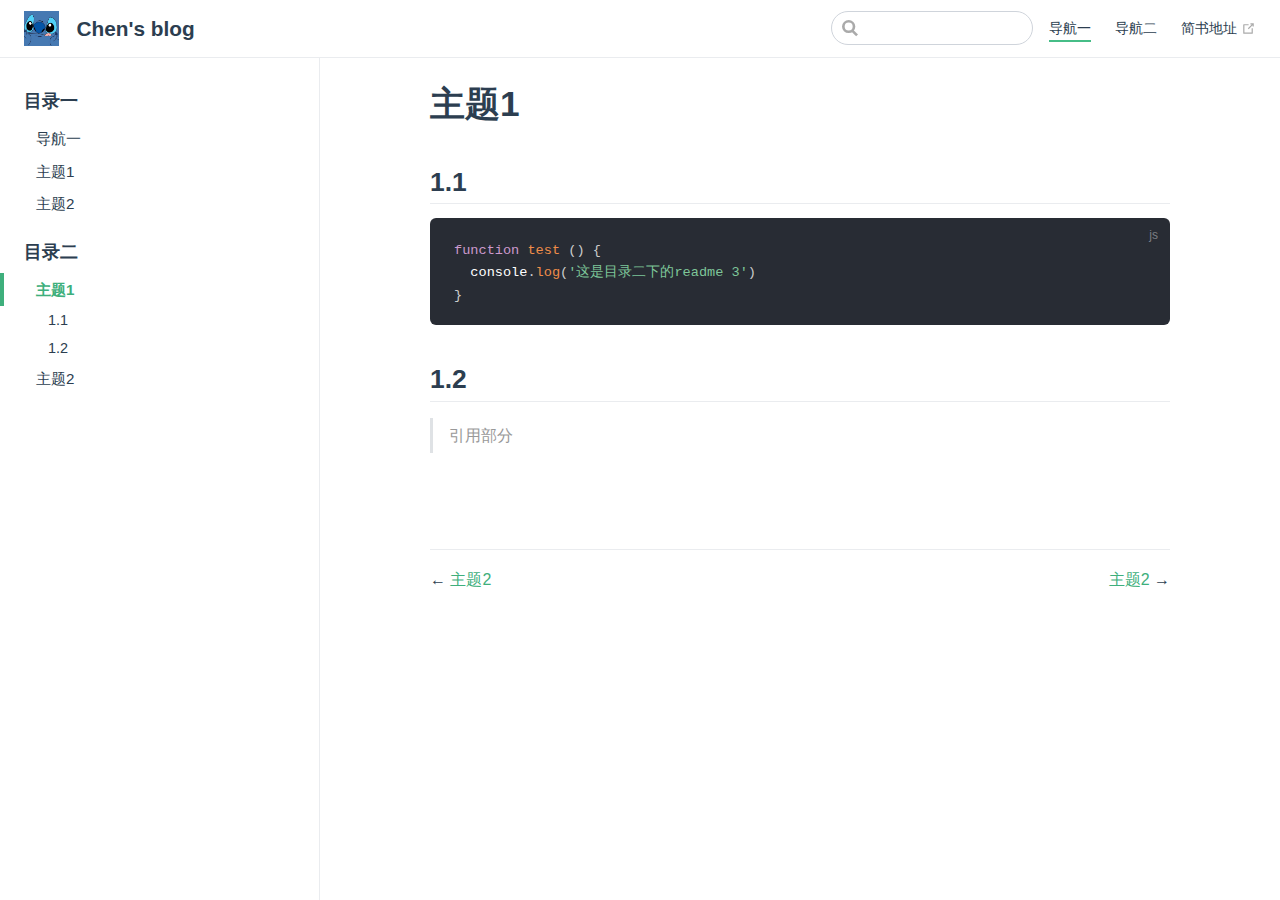
<file: route-one/readme3.html>
<!DOCTYPE html>
<html lang="en-US">
  <head>
    <meta charset="utf-8">
    <meta name="viewport" content="width=device-width,initial-scale=1">
    <title>主题1 | Chen&#39;s blog</title>
    <meta name="generator" content="VuePress 1.8.2">
    <link rel="icon" href="/logo.jpg">
    <meta name="description" content="我的个人网站">
    
    <link rel="preload" href="/assets/css/0.styles.e7a6acb4.css" as="style"><link rel="preload" href="/assets/js/app.1bb78e25.js" as="script"><link rel="preload" href="/assets/js/2.7ffbbec6.js" as="script"><link rel="preload" href="/assets/js/11.c6e36f8b.js" as="script"><link rel="prefetch" href="/assets/js/10.1f7f6e10.js"><link rel="prefetch" href="/assets/js/12.3ca35804.js"><link rel="prefetch" href="/assets/js/13.476d4fec.js"><link rel="prefetch" href="/assets/js/14.3b2944ac.js"><link rel="prefetch" href="/assets/js/15.13864e8e.js"><link rel="prefetch" href="/assets/js/3.ffdd106e.js"><link rel="prefetch" href="/assets/js/4.ea356691.js"><link rel="prefetch" href="/assets/js/5.07d3ed2d.js"><link rel="prefetch" href="/assets/js/6.d8d28209.js"><link rel="prefetch" href="/assets/js/7.aef3147f.js"><link rel="prefetch" href="/assets/js/8.ac0c699b.js"><link rel="prefetch" href="/assets/js/9.e86f8fed.js">
    <link rel="stylesheet" href="/assets/css/0.styles.e7a6acb4.css">
  </head>
  <body>
    <div id="app" data-server-rendered="true"><div class="theme-container"><header class="navbar"><div class="sidebar-button"><svg xmlns="http://www.w3.org/2000/svg" aria-hidden="true" role="img" viewBox="0 0 448 512" class="icon"><path fill="currentColor" d="M436 124H12c-6.627 0-12-5.373-12-12V80c0-6.627 5.373-12 12-12h424c6.627 0 12 5.373 12 12v32c0 6.627-5.373 12-12 12zm0 160H12c-6.627 0-12-5.373-12-12v-32c0-6.627 5.373-12 12-12h424c6.627 0 12 5.373 12 12v32c0 6.627-5.373 12-12 12zm0 160H12c-6.627 0-12-5.373-12-12v-32c0-6.627 5.373-12 12-12h424c6.627 0 12 5.373 12 12v32c0 6.627-5.373 12-12 12z"></path></svg></div> <a href="/" class="home-link router-link-active"><img src="/logo.JPG" alt="Chen's blog" class="logo"> <span class="site-name can-hide">Chen's blog</span></a> <div class="links"><div class="search-box"><input aria-label="Search" autocomplete="off" spellcheck="false" value=""> <!----></div> <nav class="nav-links can-hide"><div class="nav-item"><a href="/route-one/" class="nav-link router-link-active">
  导航一
</a></div><div class="nav-item"><a href="/route-two/" class="nav-link">
  导航二
</a></div><div class="nav-item"><a href="https://www.jianshu.com/u/35a394141c39" target="_blank" rel="noopener noreferrer" class="nav-link external">
  简书地址
  <span><svg xmlns="http://www.w3.org/2000/svg" aria-hidden="true" focusable="false" x="0px" y="0px" viewBox="0 0 100 100" width="15" height="15" class="icon outbound"><path fill="currentColor" d="M18.8,85.1h56l0,0c2.2,0,4-1.8,4-4v-32h-8v28h-48v-48h28v-8h-32l0,0c-2.2,0-4,1.8-4,4v56C14.8,83.3,16.6,85.1,18.8,85.1z"></path> <polygon fill="currentColor" points="45.7,48.7 51.3,54.3 77.2,28.5 77.2,37.2 85.2,37.2 85.2,14.9 62.8,14.9 62.8,22.9 71.5,22.9"></polygon></svg> <span class="sr-only">(opens new window)</span></span></a></div> <!----></nav></div></header> <div class="sidebar-mask"></div> <aside class="sidebar"><nav class="nav-links"><div class="nav-item"><a href="/route-one/" class="nav-link router-link-active">
  导航一
</a></div><div class="nav-item"><a href="/route-two/" class="nav-link">
  导航二
</a></div><div class="nav-item"><a href="https://www.jianshu.com/u/35a394141c39" target="_blank" rel="noopener noreferrer" class="nav-link external">
  简书地址
  <span><svg xmlns="http://www.w3.org/2000/svg" aria-hidden="true" focusable="false" x="0px" y="0px" viewBox="0 0 100 100" width="15" height="15" class="icon outbound"><path fill="currentColor" d="M18.8,85.1h56l0,0c2.2,0,4-1.8,4-4v-32h-8v28h-48v-48h28v-8h-32l0,0c-2.2,0-4,1.8-4,4v56C14.8,83.3,16.6,85.1,18.8,85.1z"></path> <polygon fill="currentColor" points="45.7,48.7 51.3,54.3 77.2,28.5 77.2,37.2 85.2,37.2 85.2,14.9 62.8,14.9 62.8,22.9 71.5,22.9"></polygon></svg> <span class="sr-only">(opens new window)</span></span></a></div> <!----></nav>  <ul class="sidebar-links"><li><section class="sidebar-group depth-0"><p class="sidebar-heading"><span>目录一</span> <!----></p> <ul class="sidebar-links sidebar-group-items"><li><a href="/route-one/" aria-current="page" class="sidebar-link">导航一</a></li><li><a href="/route-one/readme1.html" class="sidebar-link">主题1</a></li><li><a href="/route-one/readme2.html" class="sidebar-link">主题2</a></li></ul></section></li><li><section class="sidebar-group depth-0"><p class="sidebar-heading open"><span>目录二</span> <!----></p> <ul class="sidebar-links sidebar-group-items"><li><a href="/route-one/readme3.html" aria-current="page" class="active sidebar-link">主题1</a><ul class="sidebar-sub-headers"><li class="sidebar-sub-header"><a href="/route-one/readme3.html#_1-1" class="sidebar-link">1.1</a></li><li class="sidebar-sub-header"><a href="/route-one/readme3.html#_1-2" class="sidebar-link">1.2</a></li></ul></li><li><a href="/route-one/readme4.html" class="sidebar-link">主题2</a></li></ul></section></li></ul> </aside> <main class="page"> <div class="theme-default-content content__default"><h1 id="主题1"><a href="#主题1" class="header-anchor">#</a> 主题1</h1> <h2 id="_1-1"><a href="#_1-1" class="header-anchor">#</a> 1.1</h2> <div class="language-js extra-class"><pre class="language-js"><code><span class="token keyword">function</span> <span class="token function">test</span> <span class="token punctuation">(</span><span class="token punctuation">)</span> <span class="token punctuation">{</span>
  console<span class="token punctuation">.</span><span class="token function">log</span><span class="token punctuation">(</span><span class="token string">'这是目录二下的readme 3'</span><span class="token punctuation">)</span>
<span class="token punctuation">}</span>
</code></pre></div><h2 id="_1-2"><a href="#_1-2" class="header-anchor">#</a> 1.2</h2> <blockquote><p>引用部分</p></blockquote></div> <footer class="page-edit"><!----> <!----></footer> <div class="page-nav"><p class="inner"><span class="prev">
      ←
      <a href="/route-one/readme2.html" class="prev">
        主题2
      </a></span> <span class="next"><a href="/route-one/readme4.html">
        主题2
      </a>
      →
    </span></p></div> </main></div><div class="global-ui"></div></div>
    <script src="/assets/js/app.1bb78e25.js" defer></script><script src="/assets/js/2.7ffbbec6.js" defer></script><script src="/assets/js/11.c6e36f8b.js" defer></script>
  </body>
</html>
</file>
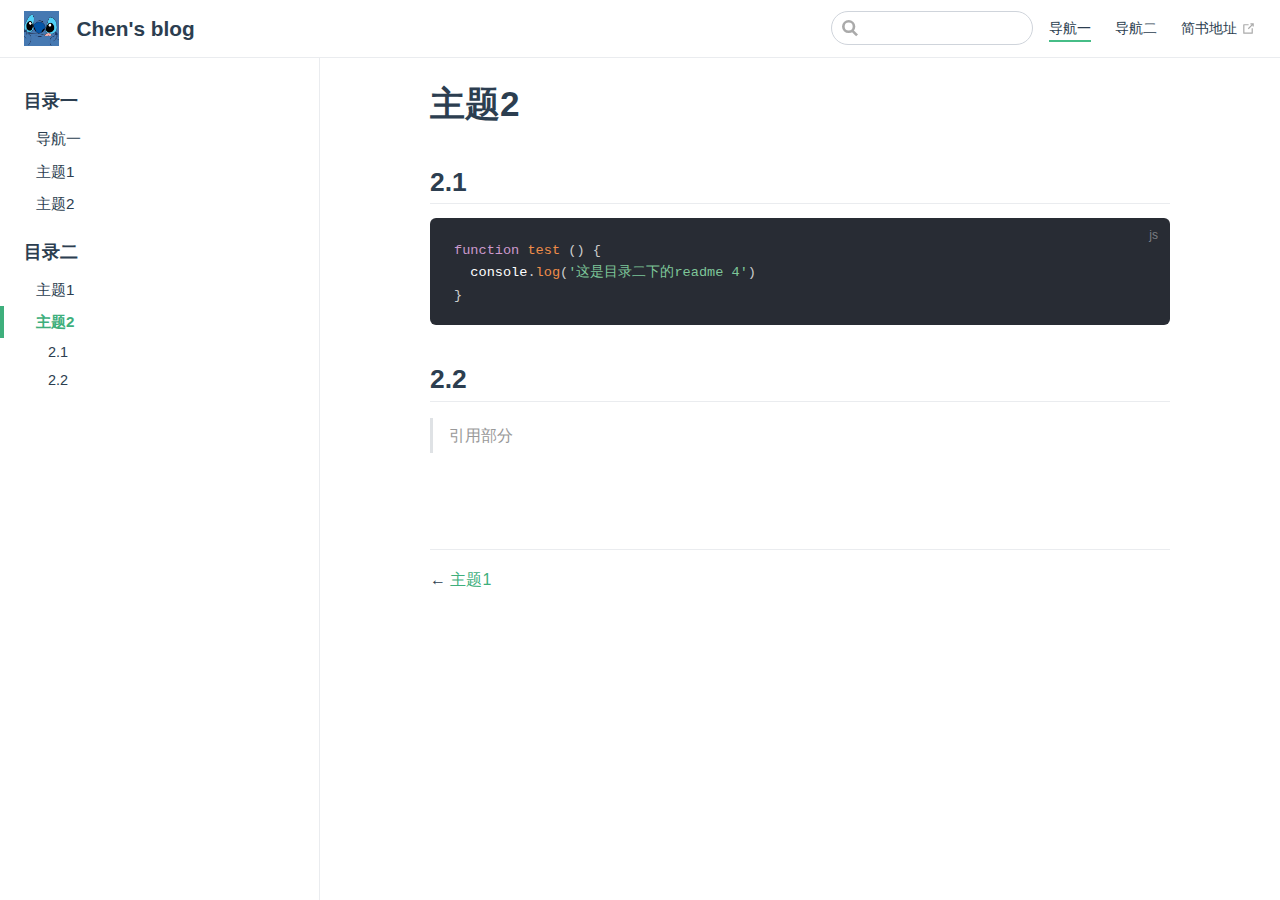
<file: route-one/readme4.html>
<!DOCTYPE html>
<html lang="en-US">
  <head>
    <meta charset="utf-8">
    <meta name="viewport" content="width=device-width,initial-scale=1">
    <title>主题2 | Chen&#39;s blog</title>
    <meta name="generator" content="VuePress 1.8.2">
    <link rel="icon" href="/logo.jpg">
    <meta name="description" content="我的个人网站">
    
    <link rel="preload" href="/assets/css/0.styles.e7a6acb4.css" as="style"><link rel="preload" href="/assets/js/app.1bb78e25.js" as="script"><link rel="preload" href="/assets/js/2.7ffbbec6.js" as="script"><link rel="preload" href="/assets/js/12.3ca35804.js" as="script"><link rel="prefetch" href="/assets/js/10.1f7f6e10.js"><link rel="prefetch" href="/assets/js/11.c6e36f8b.js"><link rel="prefetch" href="/assets/js/13.476d4fec.js"><link rel="prefetch" href="/assets/js/14.3b2944ac.js"><link rel="prefetch" href="/assets/js/15.13864e8e.js"><link rel="prefetch" href="/assets/js/3.ffdd106e.js"><link rel="prefetch" href="/assets/js/4.ea356691.js"><link rel="prefetch" href="/assets/js/5.07d3ed2d.js"><link rel="prefetch" href="/assets/js/6.d8d28209.js"><link rel="prefetch" href="/assets/js/7.aef3147f.js"><link rel="prefetch" href="/assets/js/8.ac0c699b.js"><link rel="prefetch" href="/assets/js/9.e86f8fed.js">
    <link rel="stylesheet" href="/assets/css/0.styles.e7a6acb4.css">
  </head>
  <body>
    <div id="app" data-server-rendered="true"><div class="theme-container"><header class="navbar"><div class="sidebar-button"><svg xmlns="http://www.w3.org/2000/svg" aria-hidden="true" role="img" viewBox="0 0 448 512" class="icon"><path fill="currentColor" d="M436 124H12c-6.627 0-12-5.373-12-12V80c0-6.627 5.373-12 12-12h424c6.627 0 12 5.373 12 12v32c0 6.627-5.373 12-12 12zm0 160H12c-6.627 0-12-5.373-12-12v-32c0-6.627 5.373-12 12-12h424c6.627 0 12 5.373 12 12v32c0 6.627-5.373 12-12 12zm0 160H12c-6.627 0-12-5.373-12-12v-32c0-6.627 5.373-12 12-12h424c6.627 0 12 5.373 12 12v32c0 6.627-5.373 12-12 12z"></path></svg></div> <a href="/" class="home-link router-link-active"><img src="/logo.JPG" alt="Chen's blog" class="logo"> <span class="site-name can-hide">Chen's blog</span></a> <div class="links"><div class="search-box"><input aria-label="Search" autocomplete="off" spellcheck="false" value=""> <!----></div> <nav class="nav-links can-hide"><div class="nav-item"><a href="/route-one/" class="nav-link router-link-active">
  导航一
</a></div><div class="nav-item"><a href="/route-two/" class="nav-link">
  导航二
</a></div><div class="nav-item"><a href="https://www.jianshu.com/u/35a394141c39" target="_blank" rel="noopener noreferrer" class="nav-link external">
  简书地址
  <span><svg xmlns="http://www.w3.org/2000/svg" aria-hidden="true" focusable="false" x="0px" y="0px" viewBox="0 0 100 100" width="15" height="15" class="icon outbound"><path fill="currentColor" d="M18.8,85.1h56l0,0c2.2,0,4-1.8,4-4v-32h-8v28h-48v-48h28v-8h-32l0,0c-2.2,0-4,1.8-4,4v56C14.8,83.3,16.6,85.1,18.8,85.1z"></path> <polygon fill="currentColor" points="45.7,48.7 51.3,54.3 77.2,28.5 77.2,37.2 85.2,37.2 85.2,14.9 62.8,14.9 62.8,22.9 71.5,22.9"></polygon></svg> <span class="sr-only">(opens new window)</span></span></a></div> <!----></nav></div></header> <div class="sidebar-mask"></div> <aside class="sidebar"><nav class="nav-links"><div class="nav-item"><a href="/route-one/" class="nav-link router-link-active">
  导航一
</a></div><div class="nav-item"><a href="/route-two/" class="nav-link">
  导航二
</a></div><div class="nav-item"><a href="https://www.jianshu.com/u/35a394141c39" target="_blank" rel="noopener noreferrer" class="nav-link external">
  简书地址
  <span><svg xmlns="http://www.w3.org/2000/svg" aria-hidden="true" focusable="false" x="0px" y="0px" viewBox="0 0 100 100" width="15" height="15" class="icon outbound"><path fill="currentColor" d="M18.8,85.1h56l0,0c2.2,0,4-1.8,4-4v-32h-8v28h-48v-48h28v-8h-32l0,0c-2.2,0-4,1.8-4,4v56C14.8,83.3,16.6,85.1,18.8,85.1z"></path> <polygon fill="currentColor" points="45.7,48.7 51.3,54.3 77.2,28.5 77.2,37.2 85.2,37.2 85.2,14.9 62.8,14.9 62.8,22.9 71.5,22.9"></polygon></svg> <span class="sr-only">(opens new window)</span></span></a></div> <!----></nav>  <ul class="sidebar-links"><li><section class="sidebar-group depth-0"><p class="sidebar-heading"><span>目录一</span> <!----></p> <ul class="sidebar-links sidebar-group-items"><li><a href="/route-one/" aria-current="page" class="sidebar-link">导航一</a></li><li><a href="/route-one/readme1.html" class="sidebar-link">主题1</a></li><li><a href="/route-one/readme2.html" class="sidebar-link">主题2</a></li></ul></section></li><li><section class="sidebar-group depth-0"><p class="sidebar-heading open"><span>目录二</span> <!----></p> <ul class="sidebar-links sidebar-group-items"><li><a href="/route-one/readme3.html" class="sidebar-link">主题1</a></li><li><a href="/route-one/readme4.html" aria-current="page" class="active sidebar-link">主题2</a><ul class="sidebar-sub-headers"><li class="sidebar-sub-header"><a href="/route-one/readme4.html#_2-1" class="sidebar-link">2.1</a></li><li class="sidebar-sub-header"><a href="/route-one/readme4.html#_2-2" class="sidebar-link">2.2</a></li></ul></li></ul></section></li></ul> </aside> <main class="page"> <div class="theme-default-content content__default"><h1 id="主题2"><a href="#主题2" class="header-anchor">#</a> 主题2</h1> <h2 id="_2-1"><a href="#_2-1" class="header-anchor">#</a> 2.1</h2> <div class="language-js extra-class"><pre class="language-js"><code><span class="token keyword">function</span> <span class="token function">test</span> <span class="token punctuation">(</span><span class="token punctuation">)</span> <span class="token punctuation">{</span>
  console<span class="token punctuation">.</span><span class="token function">log</span><span class="token punctuation">(</span><span class="token string">'这是目录二下的readme 4'</span><span class="token punctuation">)</span>
<span class="token punctuation">}</span>
</code></pre></div><h2 id="_2-2"><a href="#_2-2" class="header-anchor">#</a> 2.2</h2> <blockquote><p>引用部分</p></blockquote></div> <footer class="page-edit"><!----> <!----></footer> <div class="page-nav"><p class="inner"><span class="prev">
      ←
      <a href="/route-one/readme3.html" class="prev">
        主题1
      </a></span> <!----></p></div> </main></div><div class="global-ui"></div></div>
    <script src="/assets/js/app.1bb78e25.js" defer></script><script src="/assets/js/2.7ffbbec6.js" defer></script><script src="/assets/js/12.3ca35804.js" defer></script>
  </body>
</html>
</file>
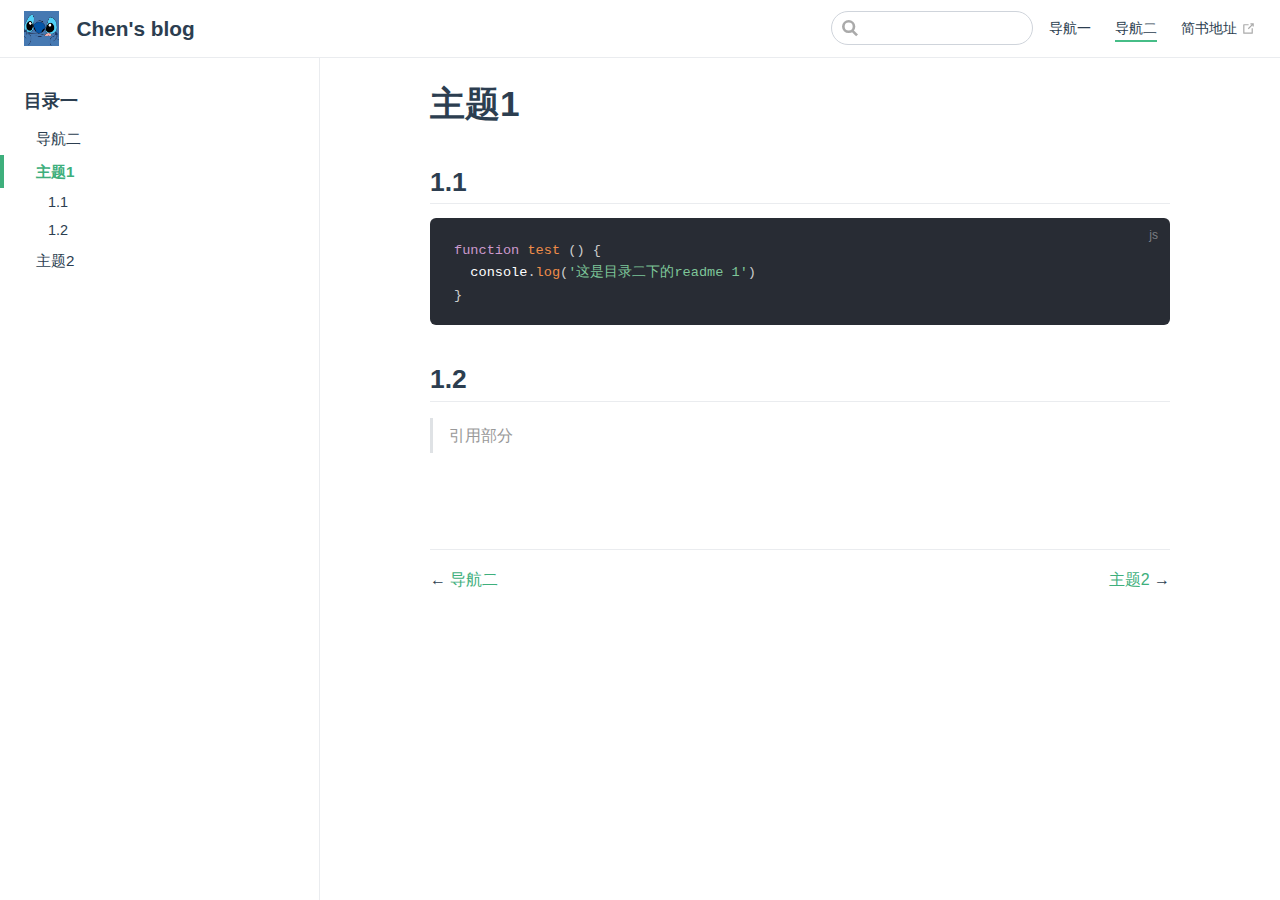
<file: route-two/readme1.html>
<!DOCTYPE html>
<html lang="en-US">
  <head>
    <meta charset="utf-8">
    <meta name="viewport" content="width=device-width,initial-scale=1">
    <title>主题1 | Chen&#39;s blog</title>
    <meta name="generator" content="VuePress 1.8.2">
    <link rel="icon" href="/logo.jpg">
    <meta name="description" content="我的个人网站">
    
    <link rel="preload" href="/assets/css/0.styles.e7a6acb4.css" as="style"><link rel="preload" href="/assets/js/app.1bb78e25.js" as="script"><link rel="preload" href="/assets/js/2.7ffbbec6.js" as="script"><link rel="preload" href="/assets/js/14.3b2944ac.js" as="script"><link rel="prefetch" href="/assets/js/10.1f7f6e10.js"><link rel="prefetch" href="/assets/js/11.c6e36f8b.js"><link rel="prefetch" href="/assets/js/12.3ca35804.js"><link rel="prefetch" href="/assets/js/13.476d4fec.js"><link rel="prefetch" href="/assets/js/15.13864e8e.js"><link rel="prefetch" href="/assets/js/3.ffdd106e.js"><link rel="prefetch" href="/assets/js/4.ea356691.js"><link rel="prefetch" href="/assets/js/5.07d3ed2d.js"><link rel="prefetch" href="/assets/js/6.d8d28209.js"><link rel="prefetch" href="/assets/js/7.aef3147f.js"><link rel="prefetch" href="/assets/js/8.ac0c699b.js"><link rel="prefetch" href="/assets/js/9.e86f8fed.js">
    <link rel="stylesheet" href="/assets/css/0.styles.e7a6acb4.css">
  </head>
  <body>
    <div id="app" data-server-rendered="true"><div class="theme-container"><header class="navbar"><div class="sidebar-button"><svg xmlns="http://www.w3.org/2000/svg" aria-hidden="true" role="img" viewBox="0 0 448 512" class="icon"><path fill="currentColor" d="M436 124H12c-6.627 0-12-5.373-12-12V80c0-6.627 5.373-12 12-12h424c6.627 0 12 5.373 12 12v32c0 6.627-5.373 12-12 12zm0 160H12c-6.627 0-12-5.373-12-12v-32c0-6.627 5.373-12 12-12h424c6.627 0 12 5.373 12 12v32c0 6.627-5.373 12-12 12zm0 160H12c-6.627 0-12-5.373-12-12v-32c0-6.627 5.373-12 12-12h424c6.627 0 12 5.373 12 12v32c0 6.627-5.373 12-12 12z"></path></svg></div> <a href="/" class="home-link router-link-active"><img src="/logo.JPG" alt="Chen's blog" class="logo"> <span class="site-name can-hide">Chen's blog</span></a> <div class="links"><div class="search-box"><input aria-label="Search" autocomplete="off" spellcheck="false" value=""> <!----></div> <nav class="nav-links can-hide"><div class="nav-item"><a href="/route-one/" class="nav-link">
  导航一
</a></div><div class="nav-item"><a href="/route-two/" class="nav-link router-link-active">
  导航二
</a></div><div class="nav-item"><a href="https://www.jianshu.com/u/35a394141c39" target="_blank" rel="noopener noreferrer" class="nav-link external">
  简书地址
  <span><svg xmlns="http://www.w3.org/2000/svg" aria-hidden="true" focusable="false" x="0px" y="0px" viewBox="0 0 100 100" width="15" height="15" class="icon outbound"><path fill="currentColor" d="M18.8,85.1h56l0,0c2.2,0,4-1.8,4-4v-32h-8v28h-48v-48h28v-8h-32l0,0c-2.2,0-4,1.8-4,4v56C14.8,83.3,16.6,85.1,18.8,85.1z"></path> <polygon fill="currentColor" points="45.7,48.7 51.3,54.3 77.2,28.5 77.2,37.2 85.2,37.2 85.2,14.9 62.8,14.9 62.8,22.9 71.5,22.9"></polygon></svg> <span class="sr-only">(opens new window)</span></span></a></div> <!----></nav></div></header> <div class="sidebar-mask"></div> <aside class="sidebar"><nav class="nav-links"><div class="nav-item"><a href="/route-one/" class="nav-link">
  导航一
</a></div><div class="nav-item"><a href="/route-two/" class="nav-link router-link-active">
  导航二
</a></div><div class="nav-item"><a href="https://www.jianshu.com/u/35a394141c39" target="_blank" rel="noopener noreferrer" class="nav-link external">
  简书地址
  <span><svg xmlns="http://www.w3.org/2000/svg" aria-hidden="true" focusable="false" x="0px" y="0px" viewBox="0 0 100 100" width="15" height="15" class="icon outbound"><path fill="currentColor" d="M18.8,85.1h56l0,0c2.2,0,4-1.8,4-4v-32h-8v28h-48v-48h28v-8h-32l0,0c-2.2,0-4,1.8-4,4v56C14.8,83.3,16.6,85.1,18.8,85.1z"></path> <polygon fill="currentColor" points="45.7,48.7 51.3,54.3 77.2,28.5 77.2,37.2 85.2,37.2 85.2,14.9 62.8,14.9 62.8,22.9 71.5,22.9"></polygon></svg> <span class="sr-only">(opens new window)</span></span></a></div> <!----></nav>  <ul class="sidebar-links"><li><section class="sidebar-group depth-0"><p class="sidebar-heading open"><span>目录一</span> <!----></p> <ul class="sidebar-links sidebar-group-items"><li><a href="/route-two/" aria-current="page" class="sidebar-link">导航二</a></li><li><a href="/route-two/readme1.html" aria-current="page" class="active sidebar-link">主题1</a><ul class="sidebar-sub-headers"><li class="sidebar-sub-header"><a href="/route-two/readme1.html#_1-1" class="sidebar-link">1.1</a></li><li class="sidebar-sub-header"><a href="/route-two/readme1.html#_1-2" class="sidebar-link">1.2</a></li></ul></li><li><a href="/route-two/readme2.html" class="sidebar-link">主题2</a></li></ul></section></li></ul> </aside> <main class="page"> <div class="theme-default-content content__default"><h1 id="主题1"><a href="#主题1" class="header-anchor">#</a> 主题1</h1> <h2 id="_1-1"><a href="#_1-1" class="header-anchor">#</a> 1.1</h2> <div class="language-js extra-class"><pre class="language-js"><code><span class="token keyword">function</span> <span class="token function">test</span> <span class="token punctuation">(</span><span class="token punctuation">)</span> <span class="token punctuation">{</span>
  console<span class="token punctuation">.</span><span class="token function">log</span><span class="token punctuation">(</span><span class="token string">'这是目录二下的readme 1'</span><span class="token punctuation">)</span>
<span class="token punctuation">}</span>
</code></pre></div><h2 id="_1-2"><a href="#_1-2" class="header-anchor">#</a> 1.2</h2> <blockquote><p>引用部分</p></blockquote></div> <footer class="page-edit"><!----> <!----></footer> <div class="page-nav"><p class="inner"><span class="prev">
      ←
      <a href="/route-two/" class="prev router-link-active">
        导航二
      </a></span> <span class="next"><a href="/route-two/readme2.html">
        主题2
      </a>
      →
    </span></p></div> </main></div><div class="global-ui"></div></div>
    <script src="/assets/js/app.1bb78e25.js" defer></script><script src="/assets/js/2.7ffbbec6.js" defer></script><script src="/assets/js/14.3b2944ac.js" defer></script>
  </body>
</html>
</file>
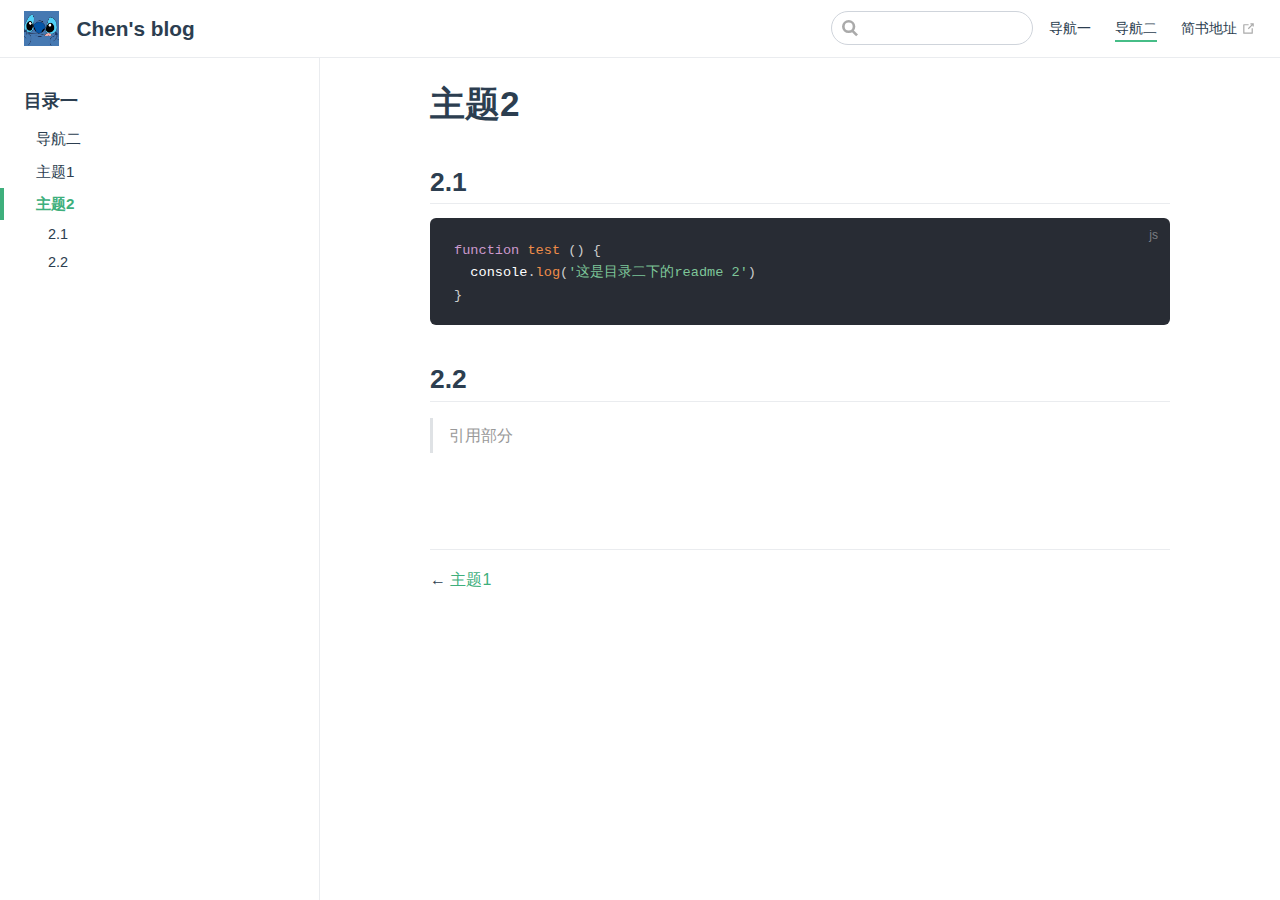
<file: route-two/readme2.html>
<!DOCTYPE html>
<html lang="en-US">
  <head>
    <meta charset="utf-8">
    <meta name="viewport" content="width=device-width,initial-scale=1">
    <title>主题2 | Chen&#39;s blog</title>
    <meta name="generator" content="VuePress 1.8.2">
    <link rel="icon" href="/logo.jpg">
    <meta name="description" content="我的个人网站">
    
    <link rel="preload" href="/assets/css/0.styles.e7a6acb4.css" as="style"><link rel="preload" href="/assets/js/app.1bb78e25.js" as="script"><link rel="preload" href="/assets/js/2.7ffbbec6.js" as="script"><link rel="preload" href="/assets/js/15.13864e8e.js" as="script"><link rel="prefetch" href="/assets/js/10.1f7f6e10.js"><link rel="prefetch" href="/assets/js/11.c6e36f8b.js"><link rel="prefetch" href="/assets/js/12.3ca35804.js"><link rel="prefetch" href="/assets/js/13.476d4fec.js"><link rel="prefetch" href="/assets/js/14.3b2944ac.js"><link rel="prefetch" href="/assets/js/3.ffdd106e.js"><link rel="prefetch" href="/assets/js/4.ea356691.js"><link rel="prefetch" href="/assets/js/5.07d3ed2d.js"><link rel="prefetch" href="/assets/js/6.d8d28209.js"><link rel="prefetch" href="/assets/js/7.aef3147f.js"><link rel="prefetch" href="/assets/js/8.ac0c699b.js"><link rel="prefetch" href="/assets/js/9.e86f8fed.js">
    <link rel="stylesheet" href="/assets/css/0.styles.e7a6acb4.css">
  </head>
  <body>
    <div id="app" data-server-rendered="true"><div class="theme-container"><header class="navbar"><div class="sidebar-button"><svg xmlns="http://www.w3.org/2000/svg" aria-hidden="true" role="img" viewBox="0 0 448 512" class="icon"><path fill="currentColor" d="M436 124H12c-6.627 0-12-5.373-12-12V80c0-6.627 5.373-12 12-12h424c6.627 0 12 5.373 12 12v32c0 6.627-5.373 12-12 12zm0 160H12c-6.627 0-12-5.373-12-12v-32c0-6.627 5.373-12 12-12h424c6.627 0 12 5.373 12 12v32c0 6.627-5.373 12-12 12zm0 160H12c-6.627 0-12-5.373-12-12v-32c0-6.627 5.373-12 12-12h424c6.627 0 12 5.373 12 12v32c0 6.627-5.373 12-12 12z"></path></svg></div> <a href="/" class="home-link router-link-active"><img src="/logo.JPG" alt="Chen's blog" class="logo"> <span class="site-name can-hide">Chen's blog</span></a> <div class="links"><div class="search-box"><input aria-label="Search" autocomplete="off" spellcheck="false" value=""> <!----></div> <nav class="nav-links can-hide"><div class="nav-item"><a href="/route-one/" class="nav-link">
  导航一
</a></div><div class="nav-item"><a href="/route-two/" class="nav-link router-link-active">
  导航二
</a></div><div class="nav-item"><a href="https://www.jianshu.com/u/35a394141c39" target="_blank" rel="noopener noreferrer" class="nav-link external">
  简书地址
  <span><svg xmlns="http://www.w3.org/2000/svg" aria-hidden="true" focusable="false" x="0px" y="0px" viewBox="0 0 100 100" width="15" height="15" class="icon outbound"><path fill="currentColor" d="M18.8,85.1h56l0,0c2.2,0,4-1.8,4-4v-32h-8v28h-48v-48h28v-8h-32l0,0c-2.2,0-4,1.8-4,4v56C14.8,83.3,16.6,85.1,18.8,85.1z"></path> <polygon fill="currentColor" points="45.7,48.7 51.3,54.3 77.2,28.5 77.2,37.2 85.2,37.2 85.2,14.9 62.8,14.9 62.8,22.9 71.5,22.9"></polygon></svg> <span class="sr-only">(opens new window)</span></span></a></div> <!----></nav></div></header> <div class="sidebar-mask"></div> <aside class="sidebar"><nav class="nav-links"><div class="nav-item"><a href="/route-one/" class="nav-link">
  导航一
</a></div><div class="nav-item"><a href="/route-two/" class="nav-link router-link-active">
  导航二
</a></div><div class="nav-item"><a href="https://www.jianshu.com/u/35a394141c39" target="_blank" rel="noopener noreferrer" class="nav-link external">
  简书地址
  <span><svg xmlns="http://www.w3.org/2000/svg" aria-hidden="true" focusable="false" x="0px" y="0px" viewBox="0 0 100 100" width="15" height="15" class="icon outbound"><path fill="currentColor" d="M18.8,85.1h56l0,0c2.2,0,4-1.8,4-4v-32h-8v28h-48v-48h28v-8h-32l0,0c-2.2,0-4,1.8-4,4v56C14.8,83.3,16.6,85.1,18.8,85.1z"></path> <polygon fill="currentColor" points="45.7,48.7 51.3,54.3 77.2,28.5 77.2,37.2 85.2,37.2 85.2,14.9 62.8,14.9 62.8,22.9 71.5,22.9"></polygon></svg> <span class="sr-only">(opens new window)</span></span></a></div> <!----></nav>  <ul class="sidebar-links"><li><section class="sidebar-group depth-0"><p class="sidebar-heading open"><span>目录一</span> <!----></p> <ul class="sidebar-links sidebar-group-items"><li><a href="/route-two/" aria-current="page" class="sidebar-link">导航二</a></li><li><a href="/route-two/readme1.html" class="sidebar-link">主题1</a></li><li><a href="/route-two/readme2.html" aria-current="page" class="active sidebar-link">主题2</a><ul class="sidebar-sub-headers"><li class="sidebar-sub-header"><a href="/route-two/readme2.html#_2-1" class="sidebar-link">2.1</a></li><li class="sidebar-sub-header"><a href="/route-two/readme2.html#_2-2" class="sidebar-link">2.2</a></li></ul></li></ul></section></li></ul> </aside> <main class="page"> <div class="theme-default-content content__default"><h1 id="主题2"><a href="#主题2" class="header-anchor">#</a> 主题2</h1> <h2 id="_2-1"><a href="#_2-1" class="header-anchor">#</a> 2.1</h2> <div class="language-js extra-class"><pre class="language-js"><code><span class="token keyword">function</span> <span class="token function">test</span> <span class="token punctuation">(</span><span class="token punctuation">)</span> <span class="token punctuation">{</span>
  console<span class="token punctuation">.</span><span class="token function">log</span><span class="token punctuation">(</span><span class="token string">'这是目录二下的readme 2'</span><span class="token punctuation">)</span>
<span class="token punctuation">}</span>
</code></pre></div><h2 id="_2-2"><a href="#_2-2" class="header-anchor">#</a> 2.2</h2> <blockquote><p>引用部分</p></blockquote></div> <footer class="page-edit"><!----> <!----></footer> <div class="page-nav"><p class="inner"><span class="prev">
      ←
      <a href="/route-two/readme1.html" class="prev">
        主题1
      </a></span> <!----></p></div> </main></div><div class="global-ui"></div></div>
    <script src="/assets/js/app.1bb78e25.js" defer></script><script src="/assets/js/2.7ffbbec6.js" defer></script><script src="/assets/js/15.13864e8e.js" defer></script>
  </body>
</html>
</file>
<file: assets/css/0.styles.e7a6acb4.css>
code[class*=language-],pre[class*=language-]{color:#ccc;background:none;font-family:Consolas,Monaco,Andale Mono,Ubuntu Mono,monospace;font-size:1em;text-align:left;white-space:pre;word-spacing:normal;word-break:normal;word-wrap:normal;line-height:1.5;-moz-tab-size:4;-o-tab-size:4;tab-size:4;-webkit-hyphens:none;hyphens:none}pre[class*=language-]{padding:1em;margin:.5em 0;overflow:auto}:not(pre)>code[class*=language-],pre[class*=language-]{background:#2d2d2d}:not(pre)>code[class*=language-]{padding:.1em;border-radius:.3em;white-space:normal}.token.block-comment,.token.cdata,.token.comment,.token.doctype,.token.prolog{color:#999}.token.punctuation{color:#ccc}.token.attr-name,.token.deleted,.token.namespace,.token.tag{color:#e2777a}.token.function-name{color:#6196cc}.token.boolean,.token.function,.token.number{color:#f08d49}.token.class-name,.token.constant,.token.property,.token.symbol{color:#f8c555}.token.atrule,.token.builtin,.token.important,.token.keyword,.token.selector{color:#cc99cd}.token.attr-value,.token.char,.token.regex,.token.string,.token.variable{color:#7ec699}.token.entity,.token.operator,.token.url{color:#67cdcc}.token.bold,.token.important{font-weight:700}.token.italic{font-style:italic}.token.entity{cursor:help}.token.inserted{color:green}.theme-default-content code{color:#476582;padding:.25rem .5rem;margin:0;font-size:.85em;background-color:rgba(27,31,35,.05);border-radius:3px}.theme-default-content code .token.deleted{color:#ec5975}.theme-default-content code .token.inserted{color:#3eaf7c}.theme-default-content pre,.theme-default-content pre[class*=language-]{line-height:1.4;padding:1.25rem 1.5rem;margin:.85rem 0;background-color:#282c34;border-radius:6px;overflow:auto}.theme-default-content pre[class*=language-] code,.theme-default-content pre code{color:#fff;padding:0;background-color:transparent;border-radius:0}div[class*=language-]{position:relative;background-color:#282c34;border-radius:6px}div[class*=language-] .highlight-lines{-webkit-user-select:none;user-select:none;padding-top:1.3rem;position:absolute;top:0;left:0;width:100%;line-height:1.4}div[class*=language-] .highlight-lines .highlighted{background-color:rgba(0,0,0,.66)}div[class*=language-] pre,div[class*=language-] pre[class*=language-]{background:transparent;position:relative;z-index:1}div[class*=language-]:before{position:absolute;z-index:3;top:.8em;right:1em;font-size:.75rem;color:hsla(0,0%,100%,.4)}div[class*=language-]:not(.line-numbers-mode) .line-numbers-wrapper{display:none}div[class*=language-].line-numbers-mode .highlight-lines .highlighted{position:relative}div[class*=language-].line-numbers-mode .highlight-lines .highlighted:before{content:" ";position:absolute;z-index:3;left:0;top:0;display:block;width:3.5rem;height:100%;background-color:rgba(0,0,0,.66)}div[class*=language-].line-numbers-mode pre{padding-left:4.5rem;vertical-align:middle}div[class*=language-].line-numbers-mode .line-numbers-wrapper{position:absolute;top:0;width:3.5rem;text-align:center;color:hsla(0,0%,100%,.3);padding:1.25rem 0;line-height:1.4}div[class*=language-].line-numbers-mode .line-numbers-wrapper br{-webkit-user-select:none;user-select:none}div[class*=language-].line-numbers-mode .line-numbers-wrapper .line-number{position:relative;z-index:4;-webkit-user-select:none;user-select:none;font-size:.85em}div[class*=language-].line-numbers-mode:after{content:"";position:absolute;z-index:2;top:0;left:0;width:3.5rem;height:100%;border-radius:6px 0 0 6px;border-right:1px solid rgba(0,0,0,.66);background-color:#282c34}div[class~=language-js]:before{content:"js"}div[class~=language-ts]:before{content:"ts"}div[class~=language-html]:before{content:"html"}div[class~=language-md]:before{content:"md"}div[class~=language-vue]:before{content:"vue"}div[class~=language-css]:before{content:"css"}div[class~=language-sass]:before{content:"sass"}div[class~=language-scss]:before{content:"scss"}div[class~=language-less]:before{content:"less"}div[class~=language-stylus]:before{content:"stylus"}div[class~=language-go]:before{content:"go"}div[class~=language-java]:before{content:"java"}div[class~=language-c]:before{content:"c"}div[class~=language-sh]:before{content:"sh"}div[class~=language-yaml]:before{content:"yaml"}div[class~=language-py]:before{content:"py"}div[class~=language-docker]:before{content:"docker"}div[class~=language-dockerfile]:before{content:"dockerfile"}div[class~=language-makefile]:before{content:"makefile"}div[class~=language-javascript]:before{content:"js"}div[class~=language-typescript]:before{content:"ts"}div[class~=language-markup]:before{content:"html"}div[class~=language-markdown]:before{content:"md"}div[class~=language-json]:before{content:"json"}div[class~=language-ruby]:before{content:"rb"}div[class~=language-python]:before{content:"py"}div[class~=language-bash]:before{content:"sh"}div[class~=language-php]:before{content:"php"}.custom-block .custom-block-title{font-weight:600;margin-bottom:-.4rem}.custom-block.danger,.custom-block.tip,.custom-block.warning{padding:.1rem 1.5rem;border-left-width:.5rem;border-left-style:solid;margin:1rem 0}.custom-block.tip{background-color:#f3f5f7;border-color:#42b983}.custom-block.warning{background-color:rgba(255,229,100,.3);border-color:#e7c000;color:#6b5900}.custom-block.warning .custom-block-title{color:#b29400}.custom-block.warning a{color:#2c3e50}.custom-block.danger{background-color:#ffe6e6;border-color:#c00;color:#4d0000}.custom-block.danger .custom-block-title{color:#900}.custom-block.danger a{color:#2c3e50}.custom-block.details{display:block;position:relative;border-radius:2px;margin:1.6em 0;padding:1.6em;background-color:#eee}.custom-block.details h4{margin-top:0}.custom-block.details figure:last-child,.custom-block.details p:last-child{margin-bottom:0;padding-bottom:0}.custom-block.details summary{outline:none;cursor:pointer}.arrow{display:inline-block;width:0;height:0}.arrow.up{border-bottom:6px solid #ccc}.arrow.down,.arrow.up{border-left:4px solid transparent;border-right:4px solid transparent}.arrow.down{border-top:6px solid #ccc}.arrow.right{border-left:6px solid #ccc}.arrow.left,.arrow.right{border-top:4px solid transparent;border-bottom:4px solid transparent}.arrow.left{border-right:6px solid #ccc}.theme-default-content:not(.custom){max-width:740px;margin:0 auto;padding:2rem 2.5rem}@media (max-width:959px){.theme-default-content:not(.custom){padding:2rem}}@media (max-width:419px){.theme-default-content:not(.custom){padding:1.5rem}}.table-of-contents .badge{vertical-align:middle}body,html{padding:0;margin:0;background-color:#fff}body{font-family:-apple-system,BlinkMacSystemFont,Segoe UI,Roboto,Oxygen,Ubuntu,Cantarell,Fira Sans,Droid Sans,Helvetica Neue,sans-serif;-webkit-font-smoothing:antialiased;-moz-osx-font-smoothing:grayscale;font-size:16px;color:#2c3e50}.page{padding-left:20rem}.navbar{z-index:20;right:0;height:3.6rem;background-color:#fff;box-sizing:border-box;border-bottom:1px solid #eaecef}.navbar,.sidebar-mask{position:fixed;top:0;left:0}.sidebar-mask{z-index:9;width:100vw;height:100vh;display:none}.sidebar{font-size:16px;background-color:#fff;width:20rem;position:fixed;z-index:10;margin:0;top:3.6rem;left:0;bottom:0;box-sizing:border-box;border-right:1px solid #eaecef;overflow-y:auto}.theme-default-content:not(.custom)>:first-child{margin-top:3.6rem}.theme-default-content:not(.custom) a:hover{text-decoration:underline}.theme-default-content:not(.custom) p.demo{padding:1rem 1.5rem;border:1px solid #ddd;border-radius:4px}.theme-default-content:not(.custom) img{max-width:100%}.theme-default-content.custom{padding:0;margin:0}.theme-default-content.custom img{max-width:100%}a{font-weight:500;text-decoration:none}a,p a code{color:#3eaf7c}p a code{font-weight:400}kbd{background:#eee;border:.15rem solid #ddd;border-bottom:.25rem solid #ddd;border-radius:.15rem;padding:0 .15em}blockquote{font-size:1rem;color:#999;border-left:.2rem solid #dfe2e5;margin:1rem 0;padding:.25rem 0 .25rem 1rem}blockquote>p{margin:0}ol,ul{padding-left:1.2em}strong{font-weight:600}h1,h2,h3,h4,h5,h6{font-weight:600;line-height:1.25}.theme-default-content:not(.custom)>h1,.theme-default-content:not(.custom)>h2,.theme-default-content:not(.custom)>h3,.theme-default-content:not(.custom)>h4,.theme-default-content:not(.custom)>h5,.theme-default-content:not(.custom)>h6{margin-top:-3.1rem;padding-top:4.6rem;margin-bottom:0}.theme-default-content:not(.custom)>h1:first-child,.theme-default-content:not(.custom)>h2:first-child,.theme-default-content:not(.custom)>h3:first-child,.theme-default-content:not(.custom)>h4:first-child,.theme-default-content:not(.custom)>h5:first-child,.theme-default-content:not(.custom)>h6:first-child{margin-top:-1.5rem;margin-bottom:1rem}.theme-default-content:not(.custom)>h1:first-child+.custom-block,.theme-default-content:not(.custom)>h1:first-child+p,.theme-default-content:not(.custom)>h1:first-child+pre,.theme-default-content:not(.custom)>h2:first-child+.custom-block,.theme-default-content:not(.custom)>h2:first-child+p,.theme-default-content:not(.custom)>h2:first-child+pre,.theme-default-content:not(.custom)>h3:first-child+.custom-block,.theme-default-content:not(.custom)>h3:first-child+p,.theme-default-content:not(.custom)>h3:first-child+pre,.theme-default-content:not(.custom)>h4:first-child+.custom-block,.theme-default-content:not(.custom)>h4:first-child+p,.theme-default-content:not(.custom)>h4:first-child+pre,.theme-default-content:not(.custom)>h5:first-child+.custom-block,.theme-default-content:not(.custom)>h5:first-child+p,.theme-default-content:not(.custom)>h5:first-child+pre,.theme-default-content:not(.custom)>h6:first-child+.custom-block,.theme-default-content:not(.custom)>h6:first-child+p,.theme-default-content:not(.custom)>h6:first-child+pre{margin-top:2rem}h1:focus .header-anchor,h1:hover .header-anchor,h2:focus .header-anchor,h2:hover .header-anchor,h3:focus .header-anchor,h3:hover .header-anchor,h4:focus .header-anchor,h4:hover .header-anchor,h5:focus .header-anchor,h5:hover .header-anchor,h6:focus .header-anchor,h6:hover .header-anchor{opacity:1}h1{font-size:2.2rem}h2{font-size:1.65rem;padding-bottom:.3rem;border-bottom:1px solid #eaecef}h3{font-size:1.35rem}a.header-anchor{font-size:.85em;float:left;margin-left:-.87em;padding-right:.23em;margin-top:.125em;opacity:0}a.header-anchor:focus,a.header-anchor:hover{text-decoration:none}.line-number,code,kbd{font-family:source-code-pro,Menlo,Monaco,Consolas,Courier New,monospace}ol,p,ul{line-height:1.7}hr{border:0;border-top:1px solid #eaecef}table{border-collapse:collapse;margin:1rem 0;display:block;overflow-x:auto}tr{border-top:1px solid #dfe2e5}tr:nth-child(2n){background-color:#f6f8fa}td,th{border:1px solid #dfe2e5;padding:.6em 1em}.theme-container.sidebar-open .sidebar-mask{display:block}.theme-container.no-navbar .theme-default-content:not(.custom)>h1,.theme-container.no-navbar h2,.theme-container.no-navbar h3,.theme-container.no-navbar h4,.theme-container.no-navbar h5,.theme-container.no-navbar h6{margin-top:1.5rem;padding-top:0}.theme-container.no-navbar .sidebar{top:0}@media (min-width:720px){.theme-container.no-sidebar .sidebar{display:none}.theme-container.no-sidebar .page{padding-left:0}}@media (max-width:959px){.sidebar{font-size:15px;width:16.4rem}.page{padding-left:16.4rem}}@media (max-width:719px){.sidebar{top:0;padding-top:3.6rem;transform:translateX(-100%);transition:transform .2s ease}.page{padding-left:0}.theme-container.sidebar-open .sidebar{transform:translateX(0)}.theme-container.no-navbar .sidebar{padding-top:0}}@media (max-width:419px){h1{font-size:1.9rem}.theme-default-content div[class*=language-]{margin:.85rem -1.5rem;border-radius:0}}#nprogress{pointer-events:none}#nprogress .bar{background:#3eaf7c;position:fixed;z-index:1031;top:0;left:0;width:100%;height:2px}#nprogress .peg{display:block;position:absolute;right:0;width:100px;height:100%;box-shadow:0 0 10px #3eaf7c,0 0 5px #3eaf7c;opacity:1;transform:rotate(3deg) translateY(-4px)}#nprogress .spinner{display:block;position:fixed;z-index:1031;top:15px;right:15px}#nprogress .spinner-icon{width:18px;height:18px;box-sizing:border-box;border-color:#3eaf7c transparent transparent #3eaf7c;border-style:solid;border-width:2px;border-radius:50%;animation:nprogress-spinner .4s linear infinite}.nprogress-custom-parent{overflow:hidden;position:relative}.nprogress-custom-parent #nprogress .bar,.nprogress-custom-parent #nprogress .spinner{position:absolute}@keyframes nprogress-spinner{0%{transform:rotate(0deg)}to{transform:rotate(1turn)}}.icon.outbound{color:#aaa;display:inline-block;vertical-align:middle;position:relative;top:-1px}.sr-only{position:absolute;width:1px;height:1px;padding:0;margin:-1px;overflow:hidden;clip:rect(0,0,0,0);white-space:nowrap;border-width:0}.home{padding:3.6rem 2rem 0;max-width:960px;margin:0 auto;display:block}.home .hero{text-align:center}.home .hero img{max-width:100%;max-height:280px;display:block;margin:3rem auto 1.5rem}.home .hero h1{font-size:3rem}.home .hero .action,.home .hero .description,.home .hero h1{margin:1.8rem auto}.home .hero .description{max-width:35rem;font-size:1.6rem;line-height:1.3;color:#6a8bad}.home .hero .action-button{display:inline-block;font-size:1.2rem;color:#fff;background-color:#3eaf7c;padding:.8rem 1.6rem;border-radius:4px;transition:background-color .1s ease;box-sizing:border-box;border-bottom:1px solid #389d70}.home .hero .action-button:hover{background-color:#4abf8a}.home .features{border-top:1px solid #eaecef;padding:1.2rem 0;margin-top:2.5rem;display:flex;flex-wrap:wrap;align-items:flex-start;align-content:stretch;justify-content:space-between}.home .feature{flex-grow:1;flex-basis:30%;max-width:30%}.home .feature h2{font-size:1.4rem;font-weight:500;border-bottom:none;padding-bottom:0;color:#3a5169}.home .feature p{color:#4e6e8e}.home .footer{padding:2.5rem;border-top:1px solid #eaecef;text-align:center;color:#4e6e8e}@media (max-width:719px){.home .features{flex-direction:column}.home .feature{max-width:100%;padding:0 2.5rem}}@media (max-width:419px){.home{padding-left:1.5rem;padding-right:1.5rem}.home .hero img{max-height:210px;margin:2rem auto 1.2rem}.home .hero h1{font-size:2rem}.home .hero .action,.home .hero .description,.home .hero h1{margin:1.2rem auto}.home .hero .description{font-size:1.2rem}.home .hero .action-button{font-size:1rem;padding:.6rem 1.2rem}.home .feature h2{font-size:1.25rem}}.search-box{display:inline-block;position:relative;margin-right:1rem}.search-box input{cursor:text;width:10rem;height:2rem;color:#4e6e8e;display:inline-block;border:1px solid #cfd4db;border-radius:2rem;font-size:.9rem;line-height:2rem;padding:0 .5rem 0 2rem;outline:none;transition:all .2s ease;background:#fff url(/assets/img/search.83621669.svg) .6rem .5rem no-repeat;background-size:1rem}.search-box input:focus{cursor:auto;border-color:#3eaf7c}.search-box .suggestions{background:#fff;width:20rem;position:absolute;top:2rem;border:1px solid #cfd4db;border-radius:6px;padding:.4rem;list-style-type:none}.search-box .suggestions.align-right{right:0}.search-box .suggestion{line-height:1.4;padding:.4rem .6rem;border-radius:4px;cursor:pointer}.search-box .suggestion a{white-space:normal;color:#5d82a6}.search-box .suggestion a .page-title{font-weight:600}.search-box .suggestion a .header{font-size:.9em;margin-left:.25em}.search-box .suggestion.focused{background-color:#f3f4f5}.search-box .suggestion.focused a{color:#3eaf7c}@media (max-width:959px){.search-box input{cursor:pointer;width:0;border-color:transparent;position:relative}.search-box input:focus{cursor:text;left:0;width:10rem}}@media (-ms-high-contrast:none){.search-box input{height:2rem}}@media (max-width:959px) and (min-width:719px){.search-box .suggestions{left:0}}@media (max-width:719px){.search-box{margin-right:0}.search-box input{left:1rem}.search-box .suggestions{right:0}}@media (max-width:419px){.search-box .suggestions{width:calc(100vw - 4rem)}.search-box input:focus{width:8rem}}.sidebar-button{cursor:pointer;display:none;width:1.25rem;height:1.25rem;position:absolute;padding:.6rem;top:.6rem;left:1rem}.sidebar-button .icon{display:block;width:1.25rem;height:1.25rem}@media (max-width:719px){.sidebar-button{display:block}}.dropdown-enter,.dropdown-leave-to{height:0!important}.dropdown-wrapper{cursor:pointer}.dropdown-wrapper .dropdown-title,.dropdown-wrapper .mobile-dropdown-title{display:block;font-size:.9rem;font-family:inherit;cursor:inherit;padding:inherit;line-height:1.4rem;background:transparent;border:none;font-weight:500;color:#2c3e50}.dropdown-wrapper .dropdown-title:hover,.dropdown-wrapper .mobile-dropdown-title:hover{border-color:transparent}.dropdown-wrapper .dropdown-title .arrow,.dropdown-wrapper .mobile-dropdown-title .arrow{vertical-align:middle;margin-top:-1px;margin-left:.4rem}.dropdown-wrapper .mobile-dropdown-title{display:none;font-weight:600}.dropdown-wrapper .mobile-dropdown-title font-size inherit:hover{color:#3eaf7c}.dropdown-wrapper .nav-dropdown .dropdown-item{color:inherit;line-height:1.7rem}.dropdown-wrapper .nav-dropdown .dropdown-item h4{margin:.45rem 0 0;border-top:1px solid #eee;padding:1rem 1.5rem .45rem 1.25rem}.dropdown-wrapper .nav-dropdown .dropdown-item .dropdown-subitem-wrapper{padding:0;list-style:none}.dropdown-wrapper .nav-dropdown .dropdown-item .dropdown-subitem-wrapper .dropdown-subitem{font-size:.9em}.dropdown-wrapper .nav-dropdown .dropdown-item a{display:block;line-height:1.7rem;position:relative;border-bottom:none;font-weight:400;margin-bottom:0;padding:0 1.5rem 0 1.25rem}.dropdown-wrapper .nav-dropdown .dropdown-item a.router-link-active,.dropdown-wrapper .nav-dropdown .dropdown-item a:hover{color:#3eaf7c}.dropdown-wrapper .nav-dropdown .dropdown-item a.router-link-active:after{content:"";width:0;height:0;border-left:5px solid #3eaf7c;border-top:3px solid transparent;border-bottom:3px solid transparent;position:absolute;top:calc(50% - 2px);left:9px}.dropdown-wrapper .nav-dropdown .dropdown-item:first-child h4{margin-top:0;padding-top:0;border-top:0}@media (max-width:719px){.dropdown-wrapper.open .dropdown-title{margin-bottom:.5rem}.dropdown-wrapper .dropdown-title{display:none}.dropdown-wrapper .mobile-dropdown-title{display:block}.dropdown-wrapper .nav-dropdown{transition:height .1s ease-out;overflow:hidden}.dropdown-wrapper .nav-dropdown .dropdown-item h4{border-top:0;margin-top:0;padding-top:0}.dropdown-wrapper .nav-dropdown .dropdown-item>a,.dropdown-wrapper .nav-dropdown .dropdown-item h4{font-size:15px;line-height:2rem}.dropdown-wrapper .nav-dropdown .dropdown-item .dropdown-subitem{font-size:14px;padding-left:1rem}}@media (min-width:719px){.dropdown-wrapper{height:1.8rem}.dropdown-wrapper.open .nav-dropdown,.dropdown-wrapper:hover .nav-dropdown{display:block!important}.dropdown-wrapper.open:blur{display:none}.dropdown-wrapper .nav-dropdown{display:none;height:auto!important;box-sizing:border-box;max-height:calc(100vh - 2.7rem);overflow-y:auto;position:absolute;top:100%;right:0;background-color:#fff;padding:.6rem 0;border:1px solid;border-color:#ddd #ddd #ccc;text-align:left;border-radius:.25rem;white-space:nowrap;margin:0}}.nav-links{display:inline-block}.nav-links a{line-height:1.4rem;color:inherit}.nav-links a.router-link-active,.nav-links a:hover{color:#3eaf7c}.nav-links .nav-item{position:relative;display:inline-block;margin-left:1.5rem;line-height:2rem}.nav-links .nav-item:first-child{margin-left:0}.nav-links .repo-link{margin-left:1.5rem}@media (max-width:719px){.nav-links .nav-item,.nav-links .repo-link{margin-left:0}}@media (min-width:719px){.nav-links a.router-link-active,.nav-links a:hover{color:#2c3e50}.nav-item>a:not(.external).router-link-active,.nav-item>a:not(.external):hover{margin-bottom:-2px;border-bottom:2px solid #46bd87}}.navbar{padding:.7rem 1.5rem;line-height:2.2rem}.navbar a,.navbar img,.navbar span{display:inline-block}.navbar .logo{height:2.2rem;min-width:2.2rem;margin-right:.8rem;vertical-align:top}.navbar .site-name{font-size:1.3rem;font-weight:600;color:#2c3e50;position:relative}.navbar .links{padding-left:1.5rem;box-sizing:border-box;background-color:#fff;white-space:nowrap;font-size:.9rem;position:absolute;right:1.5rem;top:.7rem;display:flex}.navbar .links .search-box{flex:0 0 auto;vertical-align:top}@media (max-width:719px){.navbar{padding-left:4rem}.navbar .can-hide{display:none}.navbar .links{padding-left:1.5rem}.navbar .site-name{width:calc(100vw - 9.4rem);overflow:hidden;white-space:nowrap;text-overflow:ellipsis}}.page-edit{max-width:740px;margin:0 auto;padding:2rem 2.5rem}@media (max-width:959px){.page-edit{padding:2rem}}@media (max-width:419px){.page-edit{padding:1.5rem}}.page-edit{padding-top:1rem;padding-bottom:1rem;overflow:auto}.page-edit .edit-link{display:inline-block}.page-edit .edit-link a{color:#4e6e8e;margin-right:.25rem}.page-edit .last-updated{float:right;font-size:.9em}.page-edit .last-updated .prefix{font-weight:500;color:#4e6e8e}.page-edit .last-updated .time{font-weight:400;color:#767676}@media (max-width:719px){.page-edit .edit-link{margin-bottom:.5rem}.page-edit .last-updated{font-size:.8em;float:none;text-align:left}}.page-nav{max-width:740px;margin:0 auto;padding:2rem 2.5rem}@media (max-width:959px){.page-nav{padding:2rem}}@media (max-width:419px){.page-nav{padding:1.5rem}}.page-nav{padding-top:1rem;padding-bottom:0}.page-nav .inner{min-height:2rem;margin-top:0;border-top:1px solid #eaecef;padding-top:1rem;overflow:auto}.page-nav .next{float:right}.page{padding-bottom:2rem;display:block}.sidebar-group .sidebar-group{padding-left:.5em}.sidebar-group:not(.collapsable) .sidebar-heading:not(.clickable){cursor:auto;color:inherit}.sidebar-group.is-sub-group{padding-left:0}.sidebar-group.is-sub-group>.sidebar-heading{font-size:.95em;line-height:1.4;font-weight:400;padding-left:2rem}.sidebar-group.is-sub-group>.sidebar-heading:not(.clickable){opacity:.5}.sidebar-group.is-sub-group>.sidebar-group-items{padding-left:1rem}.sidebar-group.is-sub-group>.sidebar-group-items>li>.sidebar-link{font-size:.95em;border-left:none}.sidebar-group.depth-2>.sidebar-heading{border-left:none}.sidebar-heading{color:#2c3e50;transition:color .15s ease;cursor:pointer;font-size:1.1em;font-weight:700;padding:.35rem 1.5rem .35rem 1.25rem;width:100%;box-sizing:border-box;margin:0;border-left:.25rem solid transparent}.sidebar-heading.open,.sidebar-heading:hover{color:inherit}.sidebar-heading .arrow{position:relative;top:-.12em;left:.5em}.sidebar-heading.clickable.active{font-weight:600;color:#3eaf7c;border-left-color:#3eaf7c}.sidebar-heading.clickable:hover{color:#3eaf7c}.sidebar-group-items{transition:height .1s ease-out;font-size:.95em;overflow:hidden}.sidebar .sidebar-sub-headers{padding-left:1rem;font-size:.95em}a.sidebar-link{font-size:1em;font-weight:400;display:inline-block;color:#2c3e50;border-left:.25rem solid transparent;padding:.35rem 1rem .35rem 1.25rem;line-height:1.4;width:100%;box-sizing:border-box}a.sidebar-link:hover{color:#3eaf7c}a.sidebar-link.active{font-weight:600;color:#3eaf7c;border-left-color:#3eaf7c}.sidebar-group a.sidebar-link{padding-left:2rem}.sidebar-sub-headers a.sidebar-link{padding-top:.25rem;padding-bottom:.25rem;border-left:none}.sidebar-sub-headers a.sidebar-link.active{font-weight:500}.sidebar ul{padding:0;margin:0;list-style-type:none}.sidebar a{display:inline-block}.sidebar .nav-links{display:none;border-bottom:1px solid #eaecef;padding:.5rem 0 .75rem}.sidebar .nav-links a{font-weight:600}.sidebar .nav-links .nav-item,.sidebar .nav-links .repo-link{display:block;line-height:1.25rem;font-size:1.1em;padding:.5rem 0 .5rem 1.5rem}.sidebar>.sidebar-links{padding:1.5rem 0}.sidebar>.sidebar-links>li>a.sidebar-link{font-size:1.1em;line-height:1.7;font-weight:700}.sidebar>.sidebar-links>li:not(:first-child){margin-top:.75rem}@media (max-width:719px){.sidebar .nav-links{display:block}.sidebar .nav-links .dropdown-wrapper .nav-dropdown .dropdown-item a.router-link-active:after{top:calc(1rem - 2px)}.sidebar>.sidebar-links{padding:1rem 0}}.badge[data-v-116832ce]{display:inline-block;font-size:14px;height:18px;line-height:18px;border-radius:3px;padding:0 6px;color:#fff}.badge.green[data-v-116832ce],.badge.tip[data-v-116832ce],.badge[data-v-116832ce]{background-color:#42b983}.badge.error[data-v-116832ce]{background-color:#da5961}.badge.warn[data-v-116832ce],.badge.warning[data-v-116832ce],.badge.yellow[data-v-116832ce]{background-color:#e7c000}.badge+.badge[data-v-116832ce]{margin-left:5px}.theme-code-block[data-v-ed1d5d14]{display:none}.theme-code-block__active[data-v-ed1d5d14]{display:block}.theme-code-block>pre[data-v-ed1d5d14]{background-color:orange}.theme-code-group__nav[data-v-5e329332]{margin-bottom:-35px;background-color:#282c34;padding-bottom:22px;border-top-left-radius:6px;border-top-right-radius:6px;padding-left:10px;padding-top:10px}.theme-code-group__ul[data-v-5e329332]{margin:auto 0;padding-left:0;display:inline-flex;list-style:none}.theme-code-group__nav-tab[data-v-5e329332]{border:0;padding:5px;cursor:pointer;background-color:transparent;font-size:.85em;line-height:1.4;color:hsla(0,0%,100%,.9);font-weight:600}.theme-code-group__nav-tab-active[data-v-5e329332]{border-bottom:1px solid #42b983}.pre-blank[data-v-5e329332]{color:#42b983}
</file>
